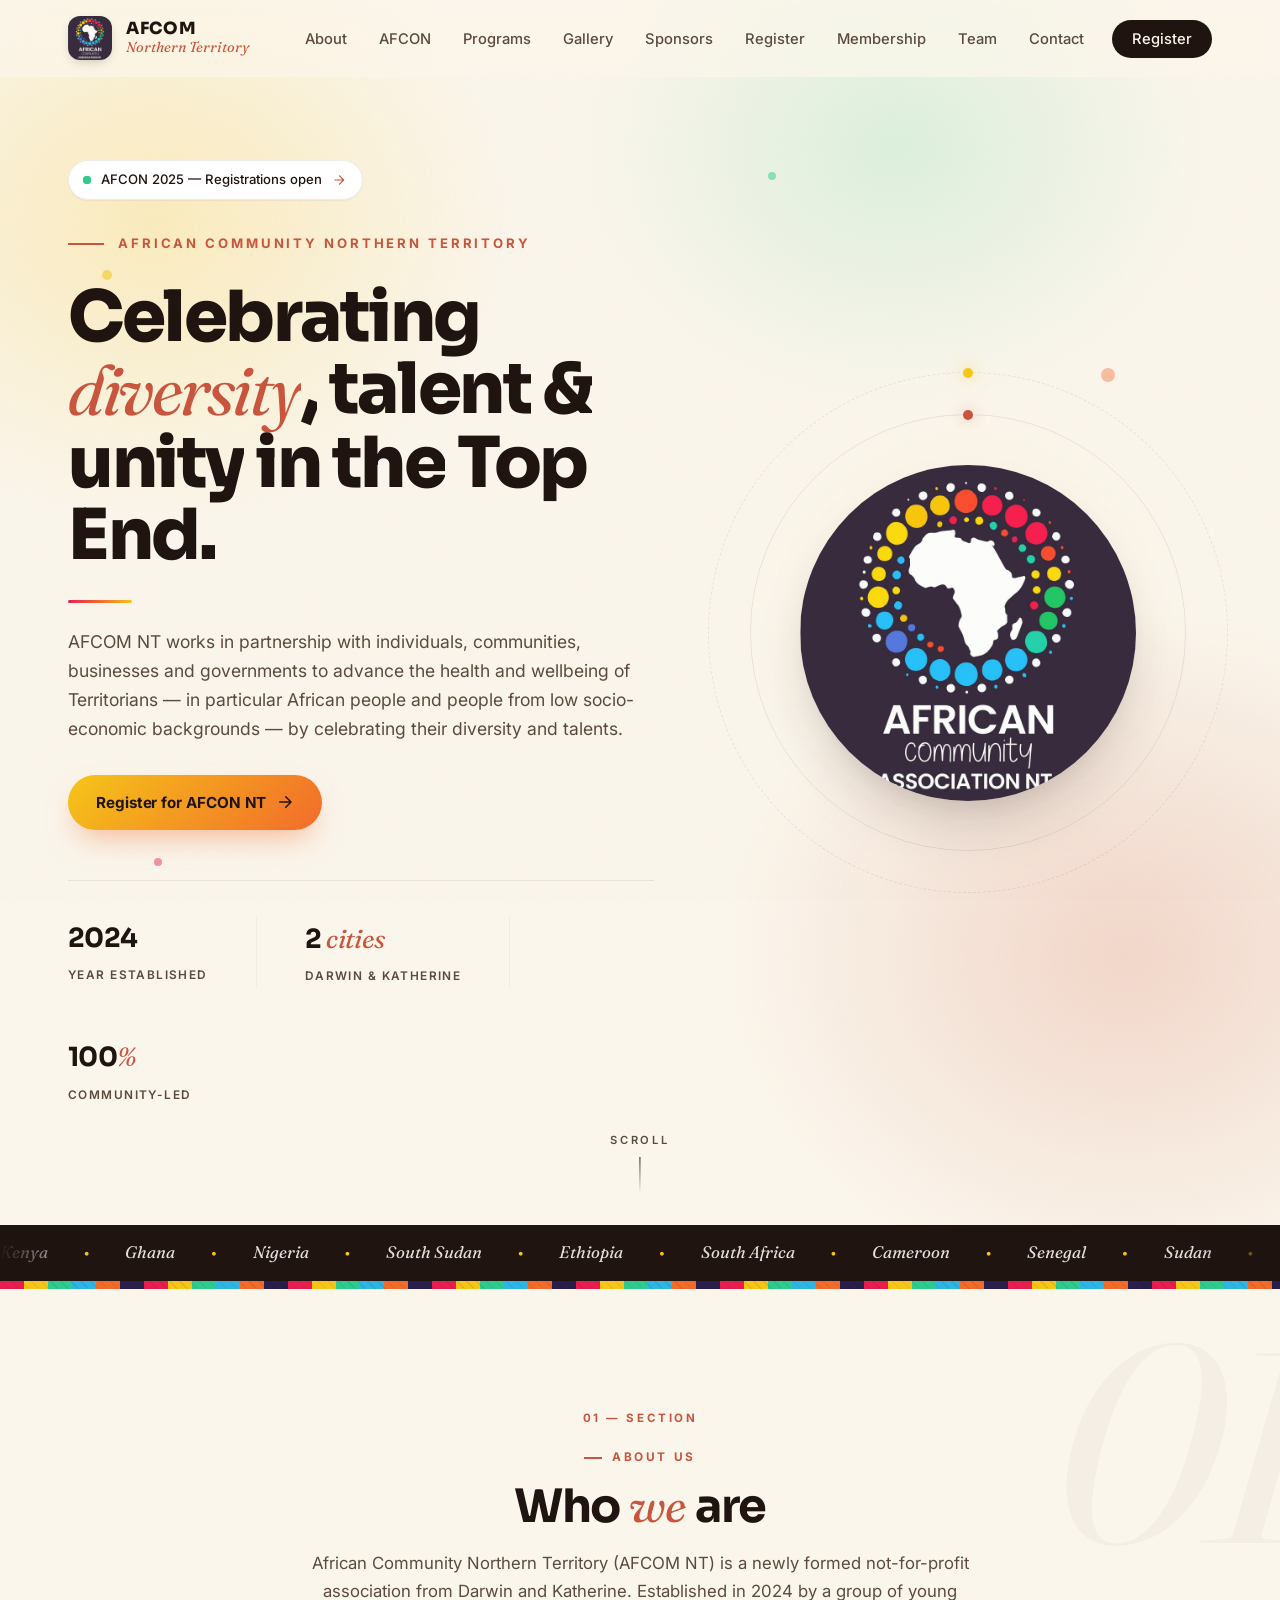
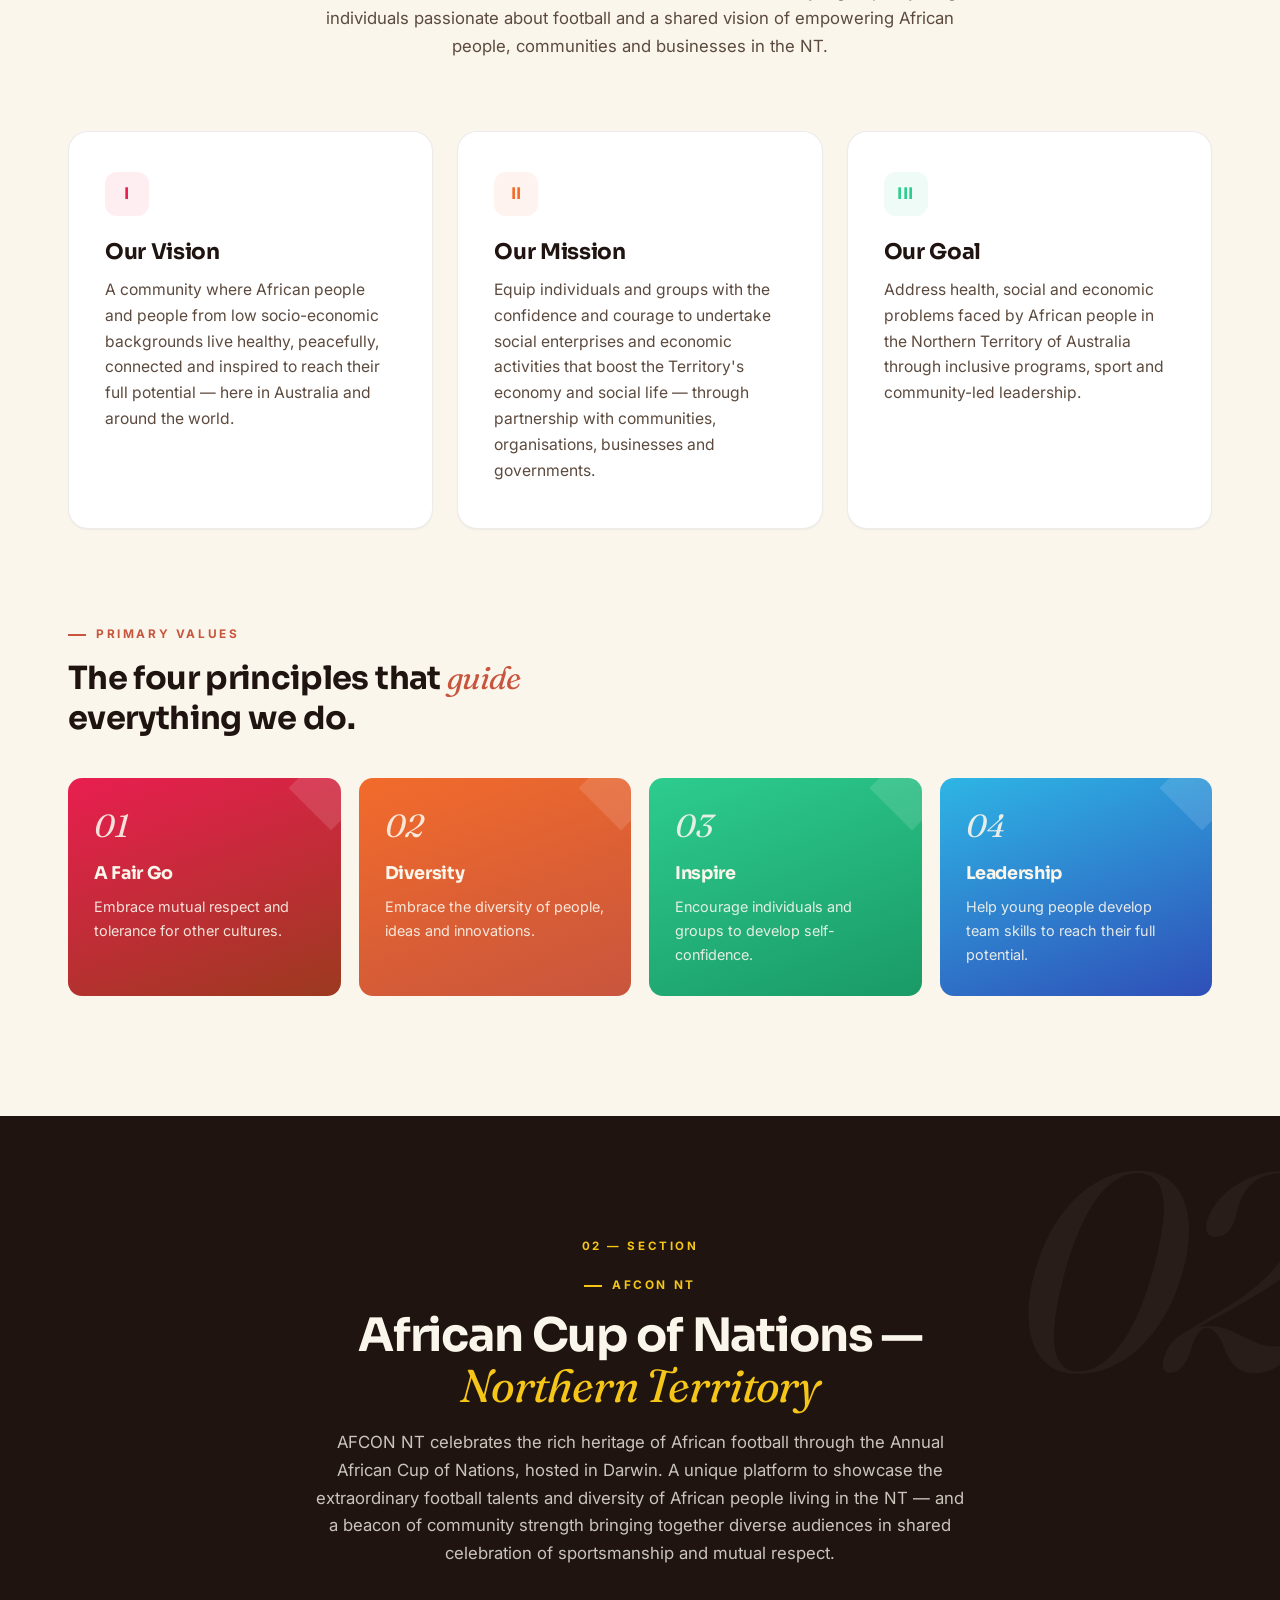
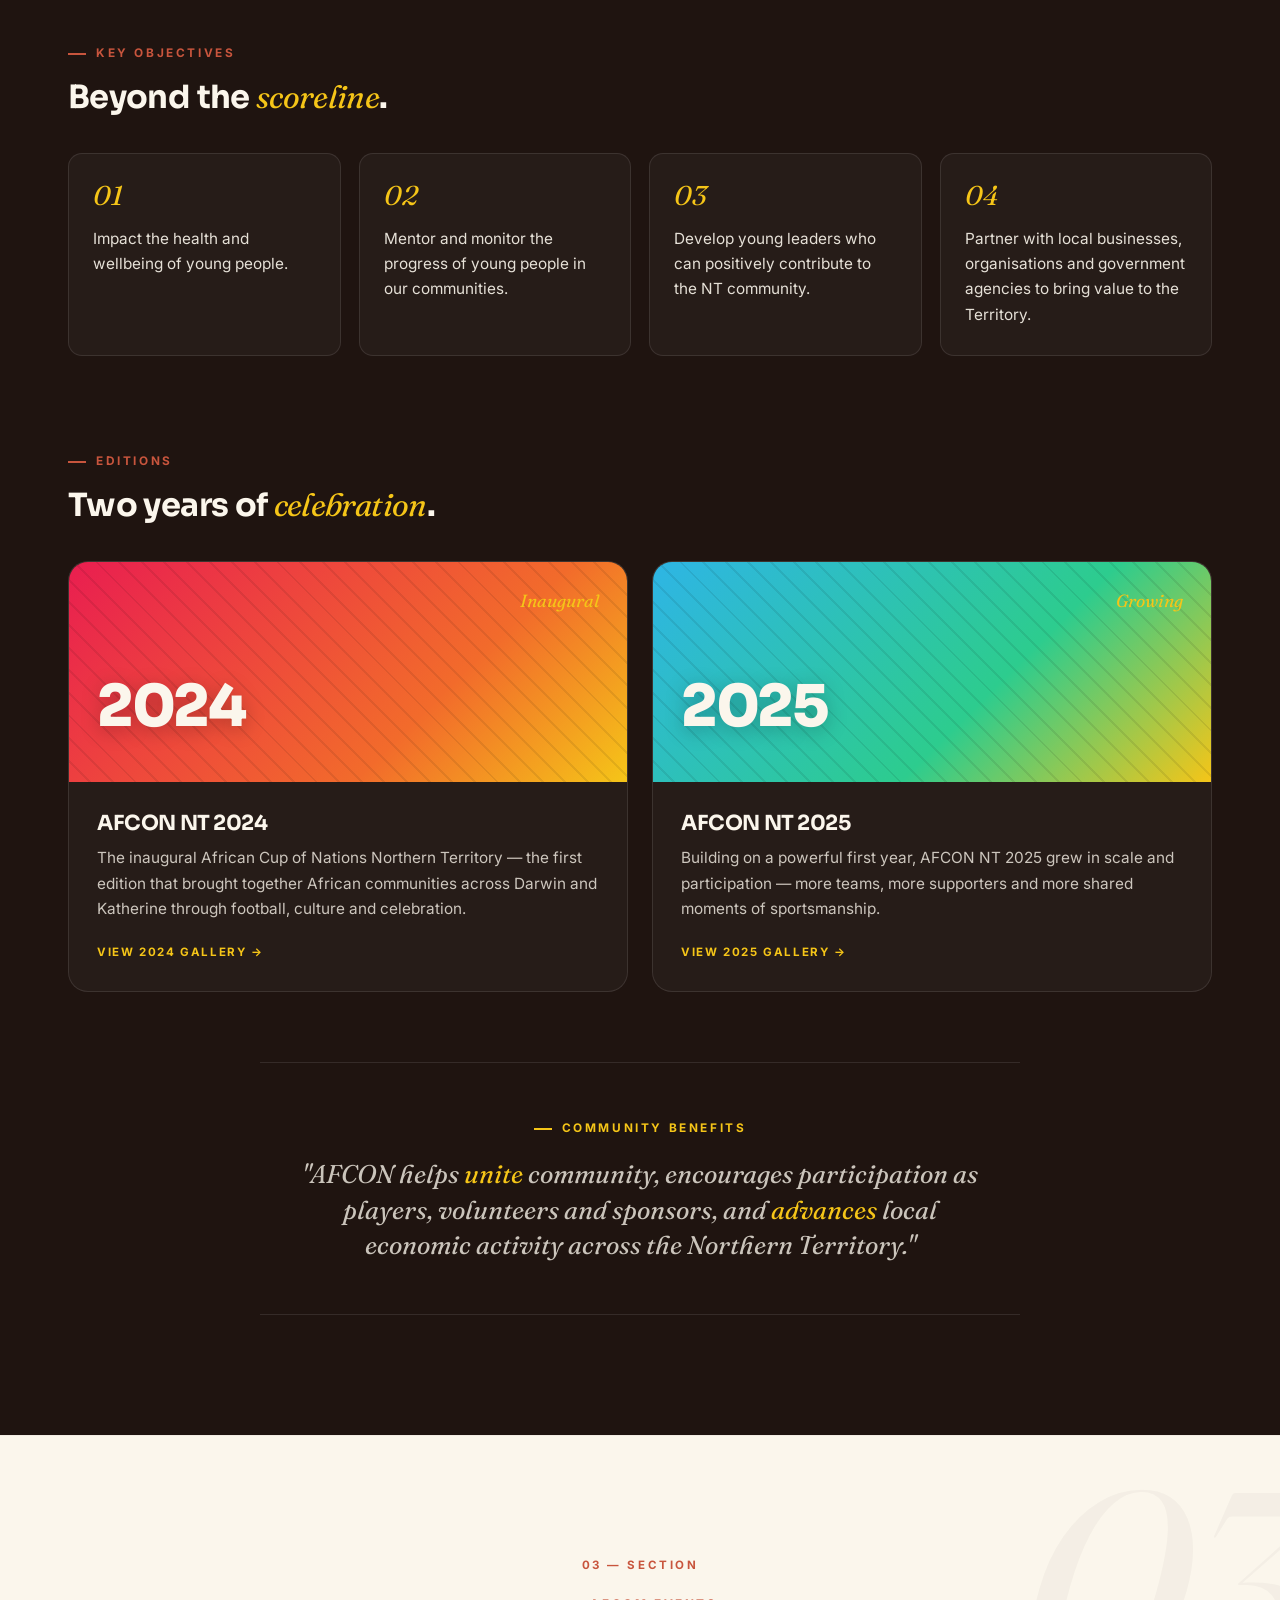
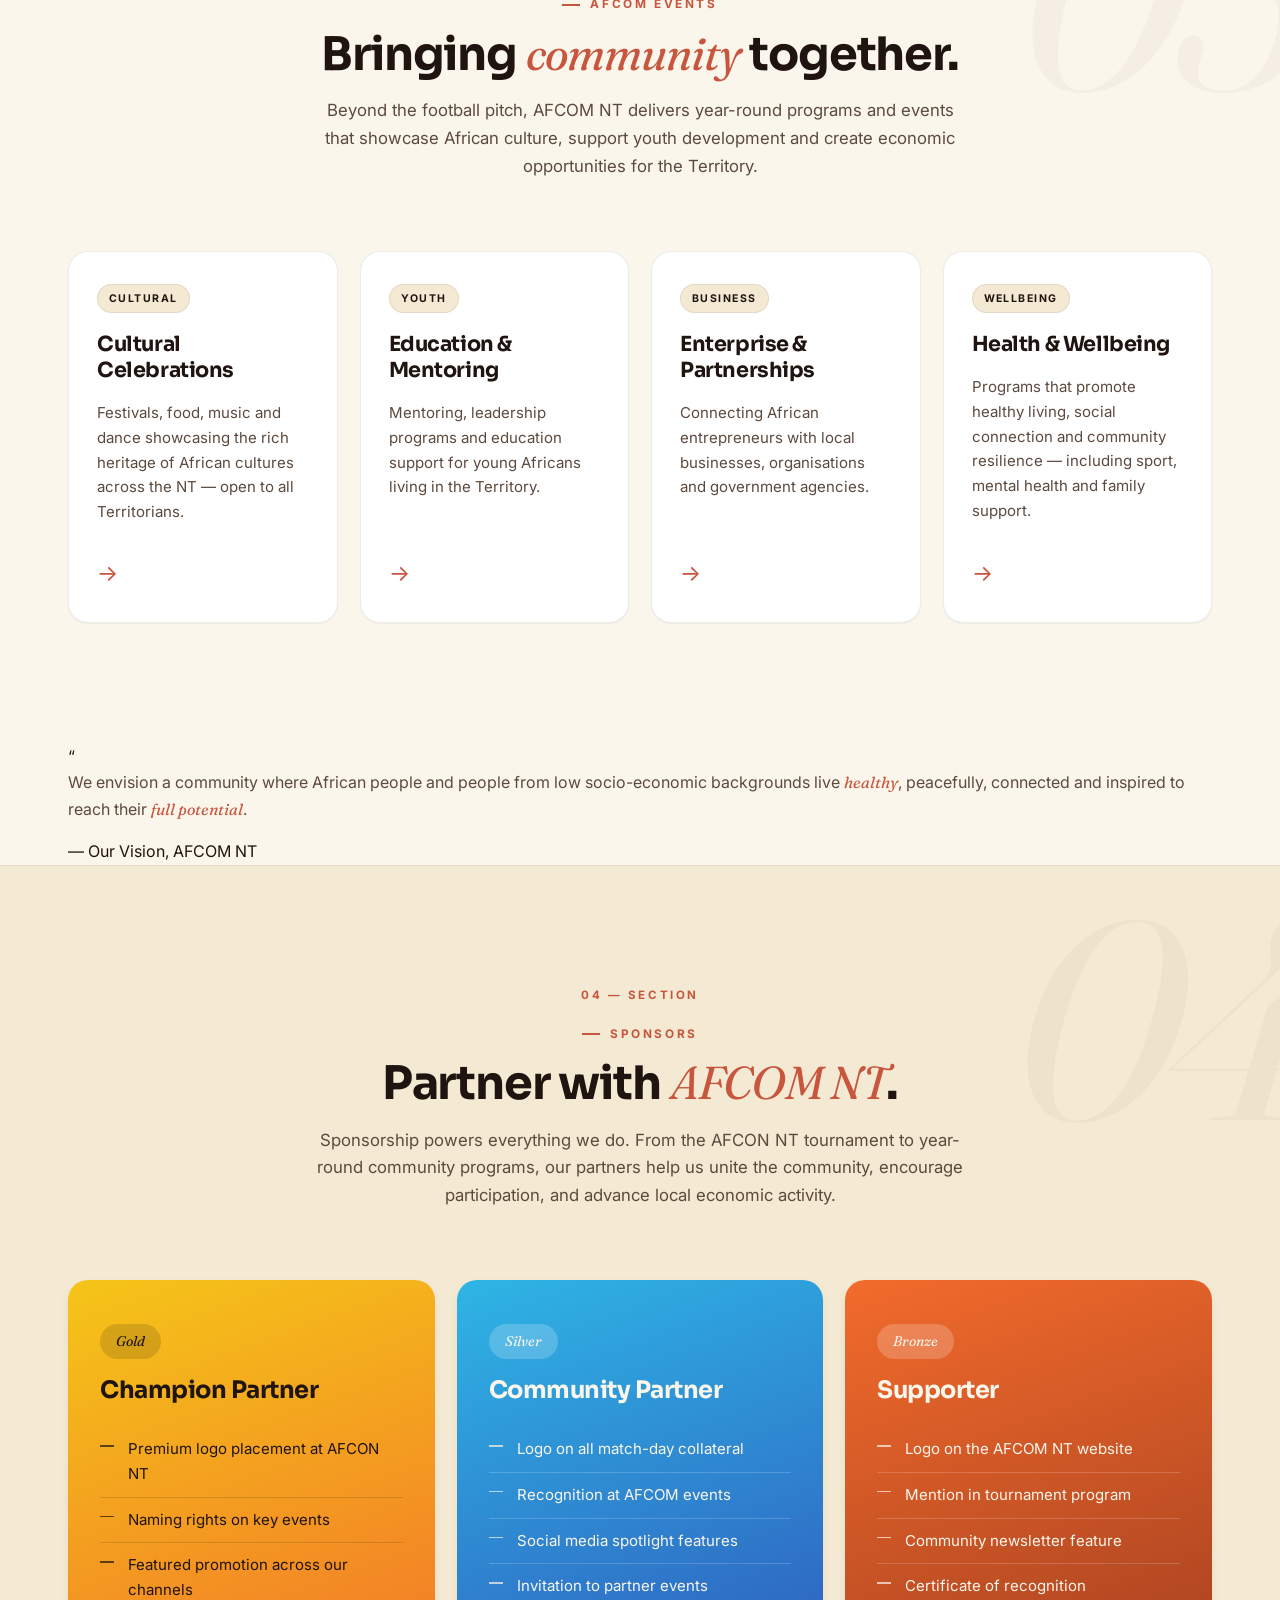
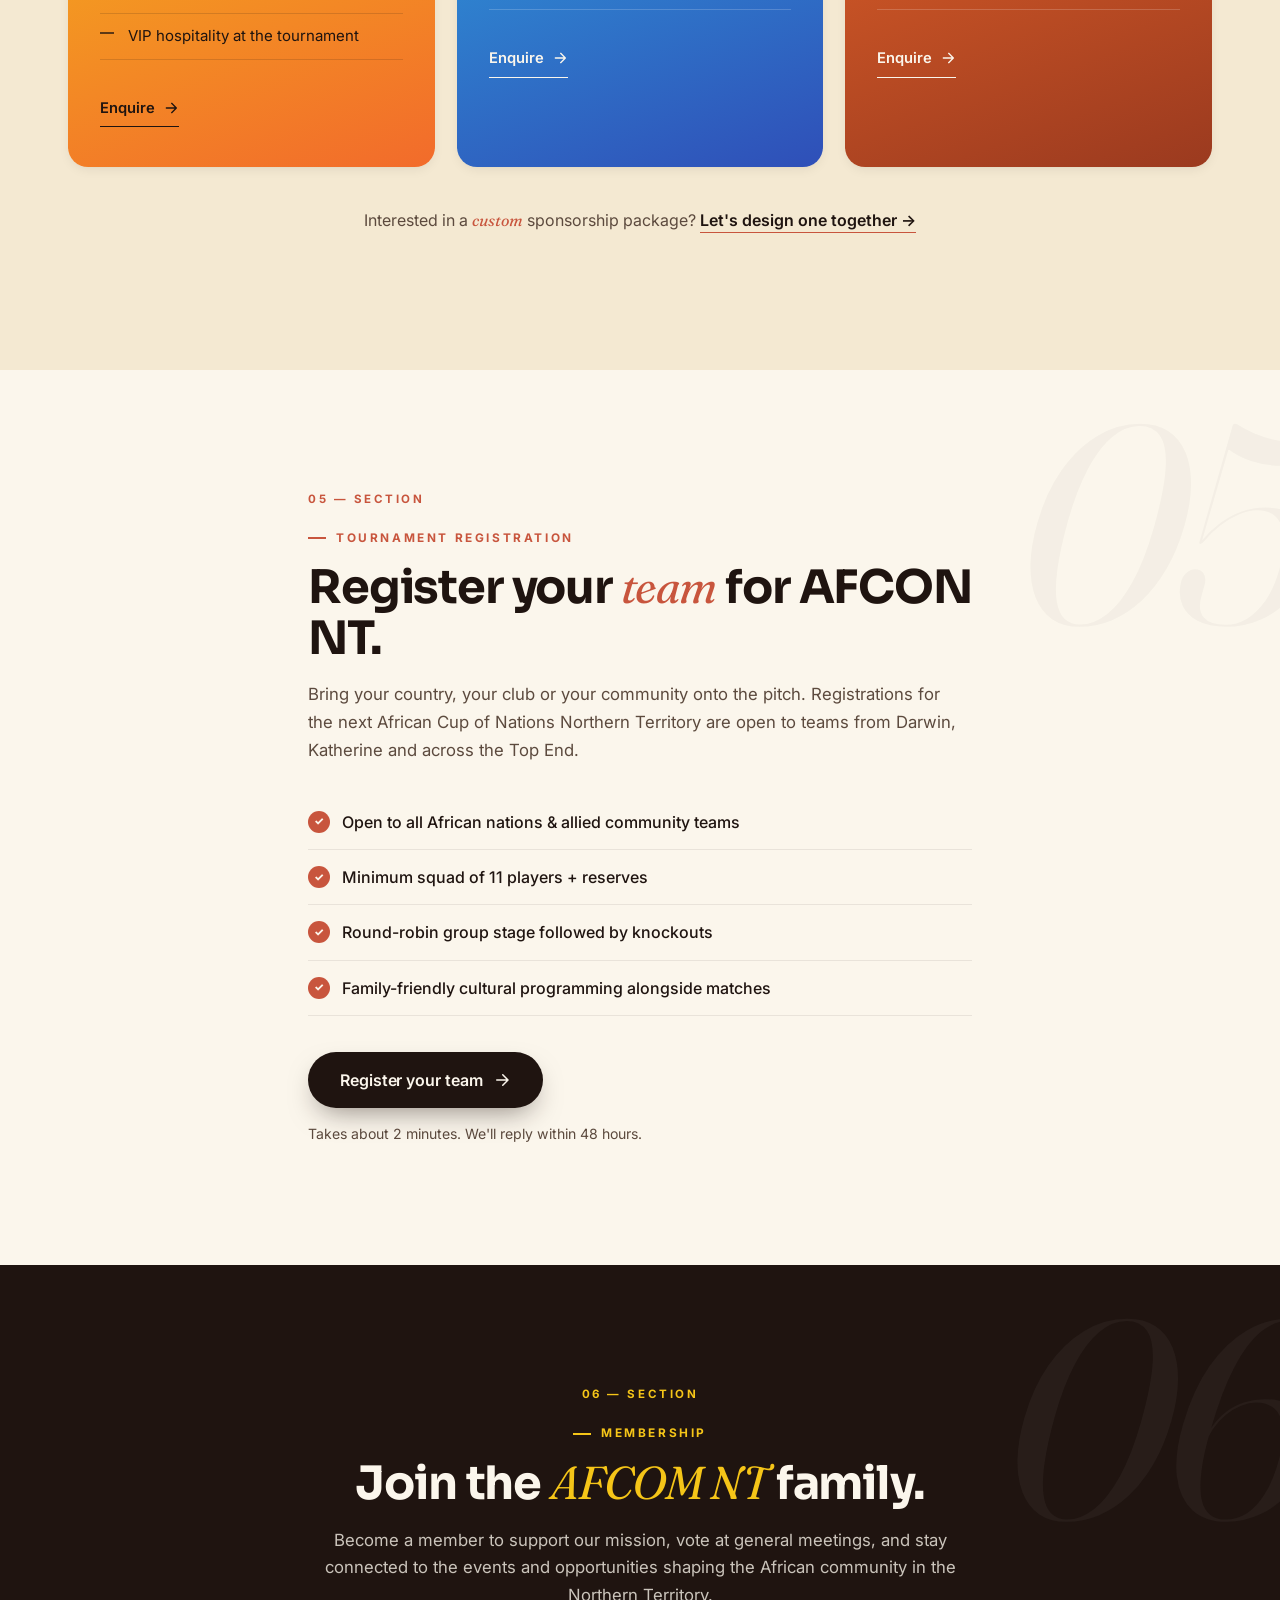
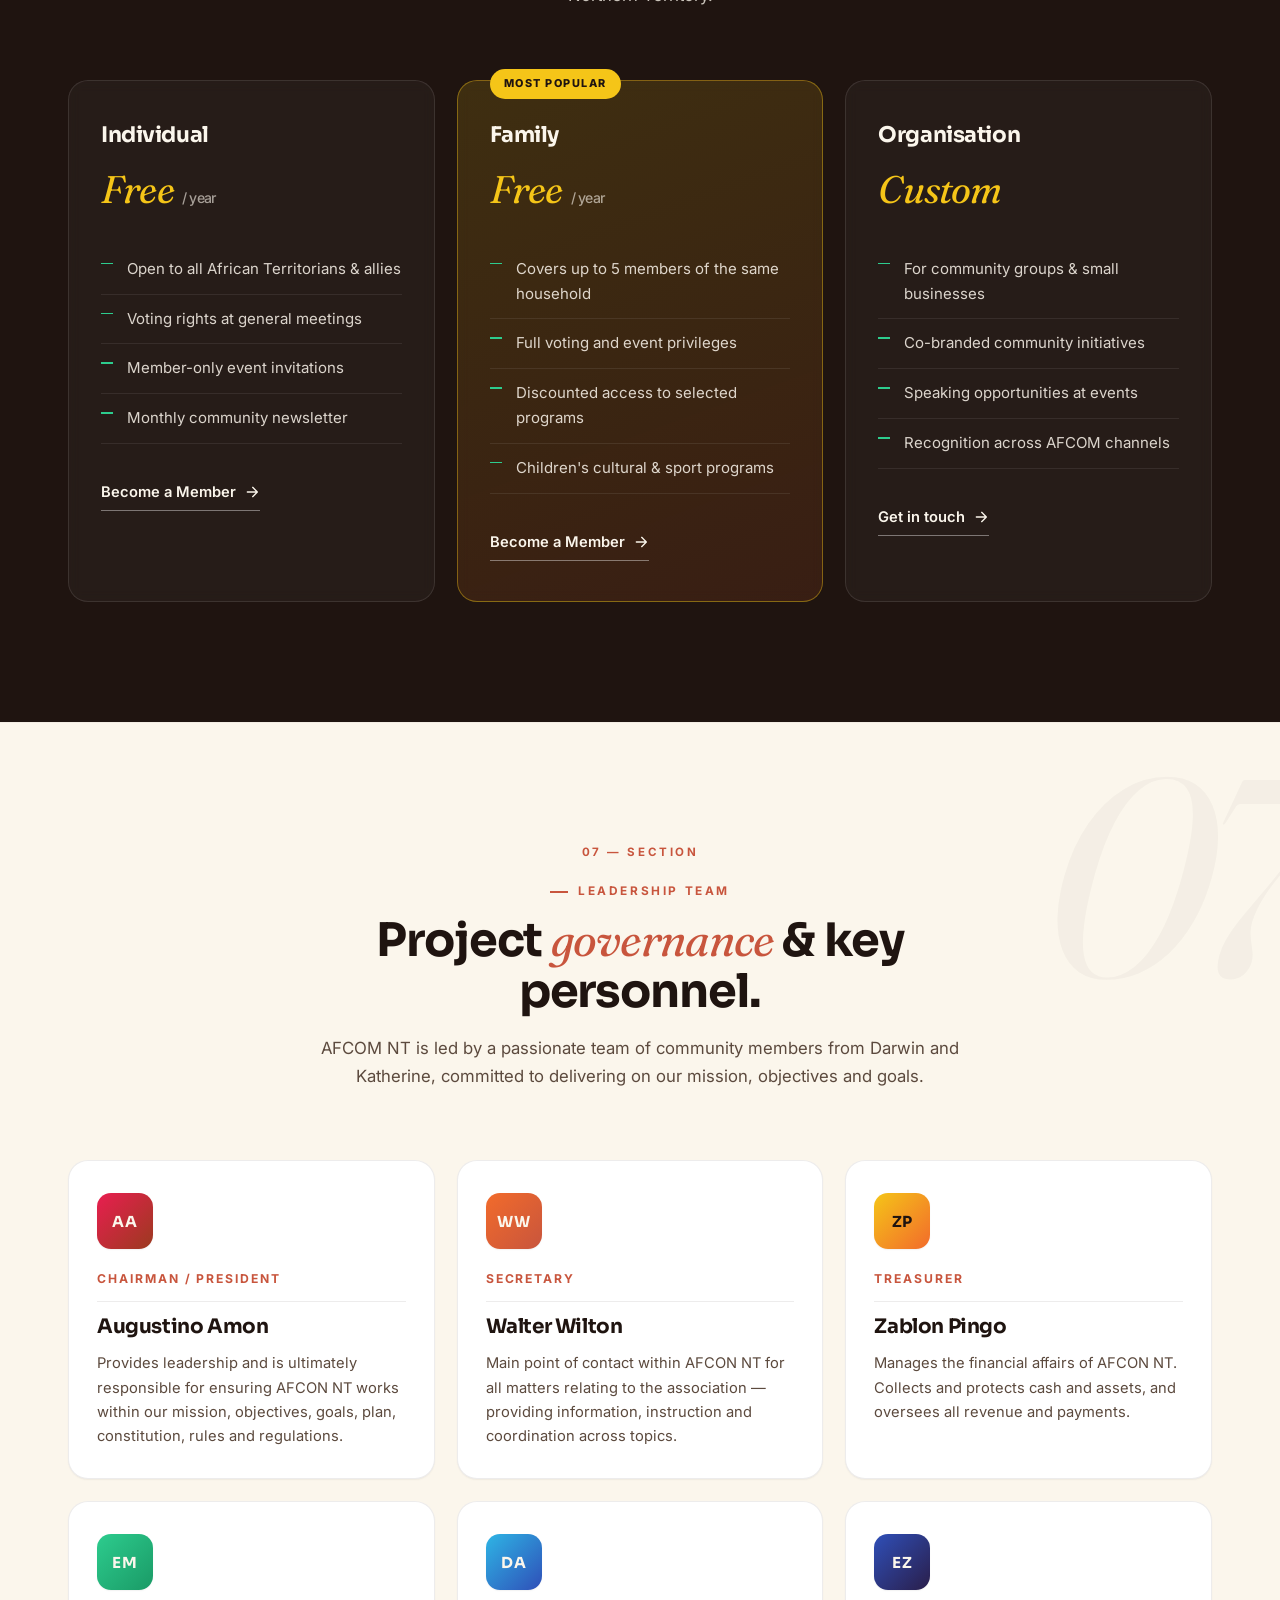
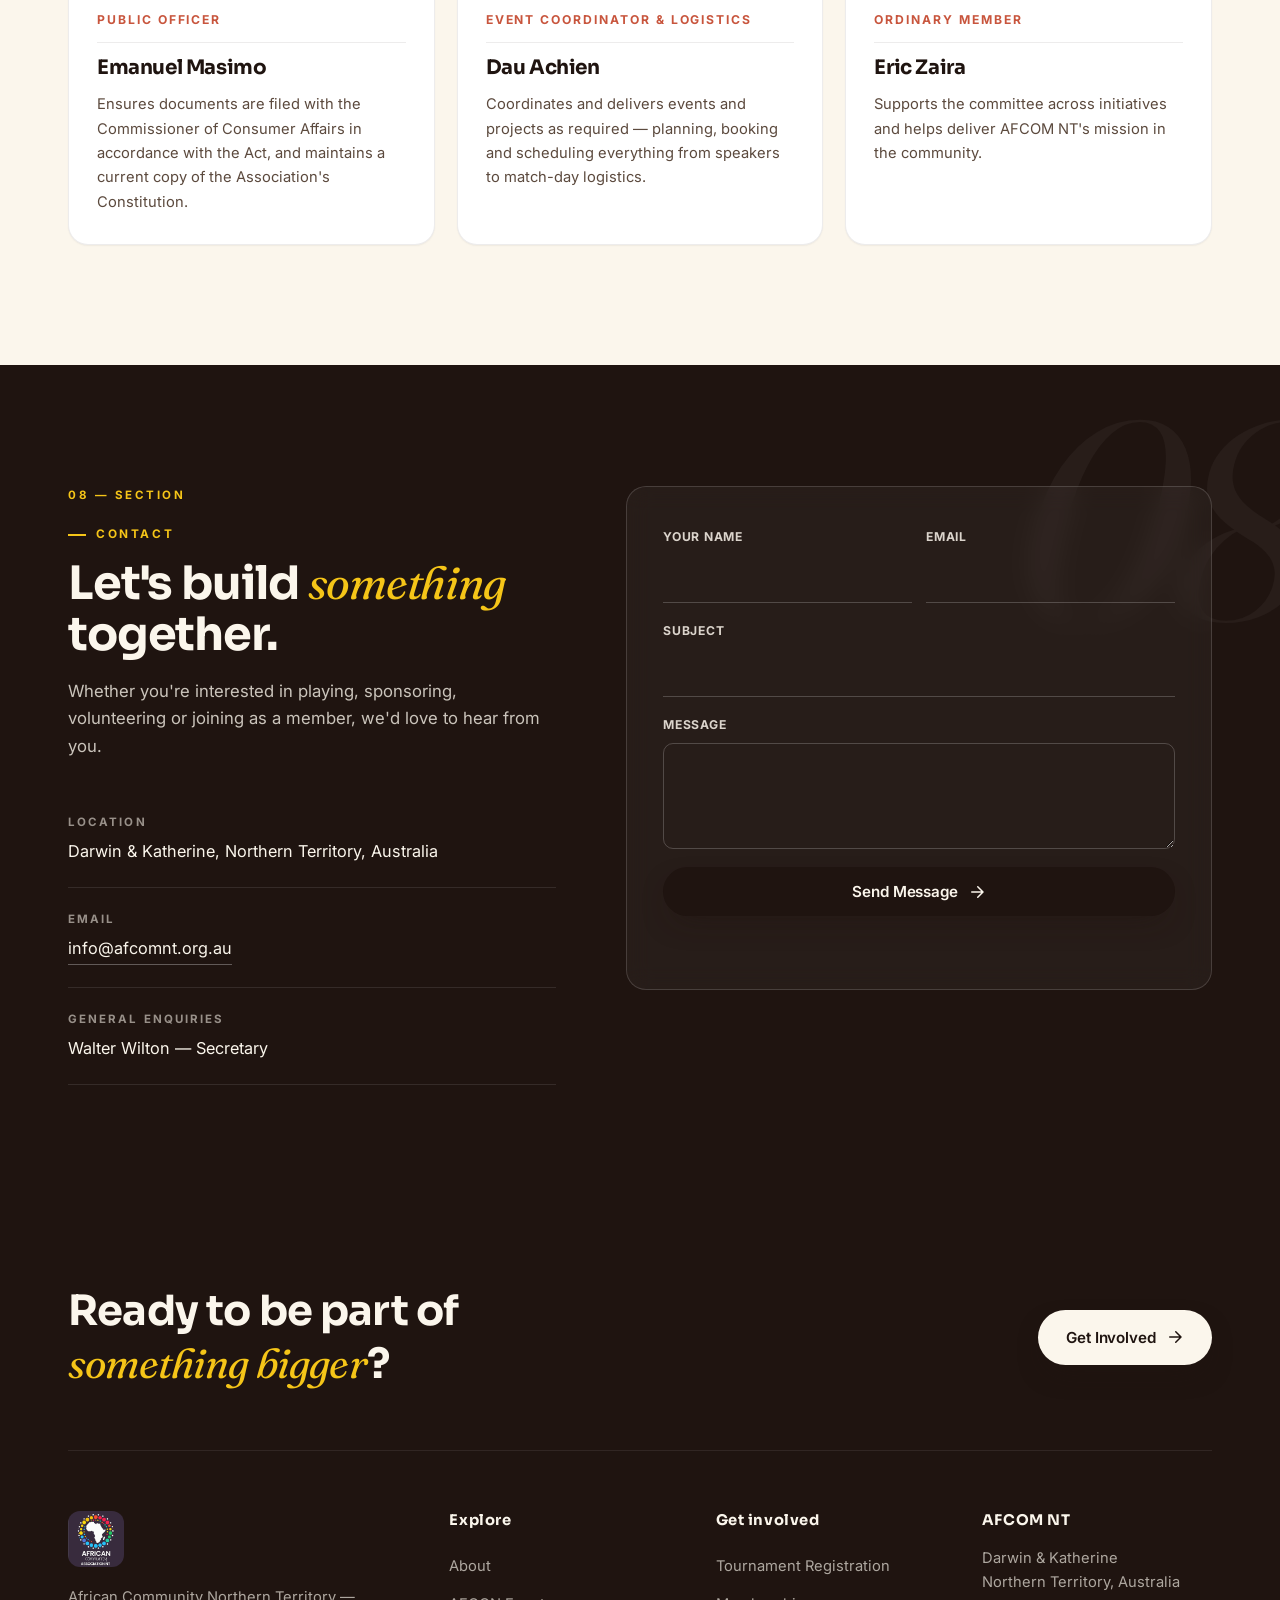
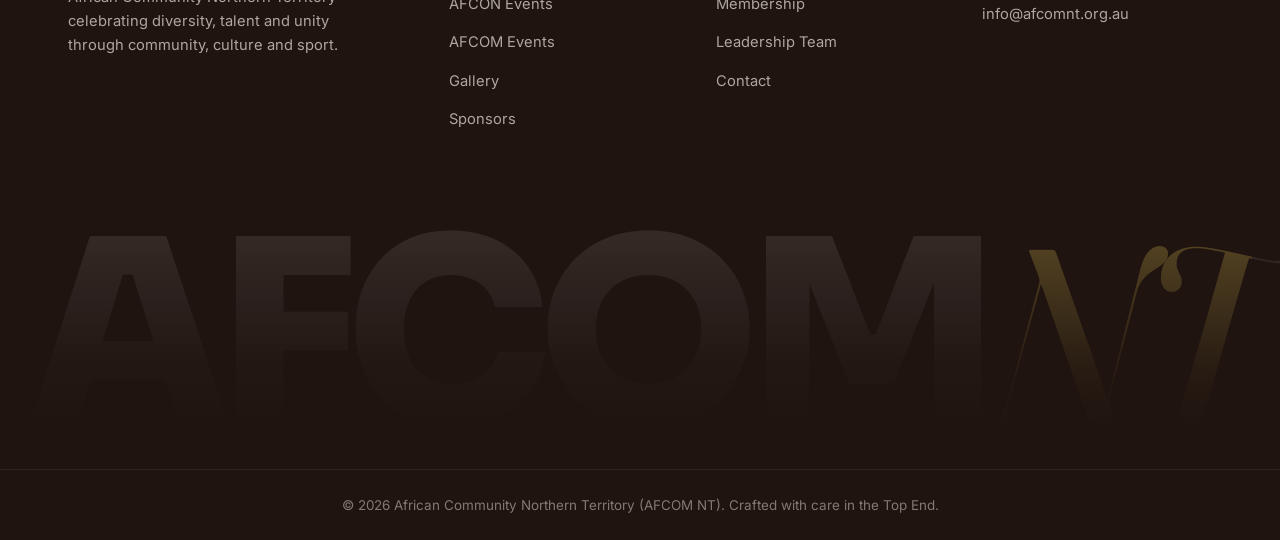
<file: website/index.html>
<!DOCTYPE html>
<html lang="en">
<head>
  <meta charset="UTF-8" />
  <meta name="viewport" content="width=device-width, initial-scale=1.0" />
  <meta name="description" content="African Community Northern Territory (AFCOM NT) — celebrating diversity, talent and unity through community programs and the Annual African Cup of Nations (AFCON NT) tournament in Darwin." />
  <title>AFCOM NT — African Community Northern Territory</title>
  <link rel="preconnect" href="https://fonts.googleapis.com" />
  <link rel="preconnect" href="https://fonts.gstatic.com" crossorigin />
  <link href="https://fonts.googleapis.com/css2?family=Caveat:wght@600&family=Fraunces:ital,opsz,wght@0,9..144,400;0,9..144,600;1,9..144,400;1,9..144,500&family=Inter:wght@400;500;600;700;800&family=Sora:wght@500;600;700;800&display=swap" rel="stylesheet" />
  <link rel="icon" type="image/jpeg" href="assets/logo.jpeg" />
  <link rel="stylesheet" href="styles.css" />
</head>
<body>

  <!-- Loader -->
  <div class="loader" id="loader" aria-hidden="true">
    <div class="loader-mark">
      <img src="assets/logo.jpeg" alt="" />
    </div>
  </div>

  <!-- Custom cursor (desktop only) -->
  <div class="cursor" id="cursor" aria-hidden="true"></div>
  <div class="cursor-dot" id="cursorDot" aria-hidden="true"></div>

  <!-- Scroll progress -->
  <div class="scroll-progress" id="scrollProgress" aria-hidden="true"></div>

  <!-- ============ NAVIGATION ============ -->
  <header class="site-header" id="siteHeader">
    <div class="container nav-wrap">
      <a href="#home" class="brand" aria-label="AFCOM NT home" data-cursor="hover">
        <img src="assets/logo.jpeg" alt="AFCOM NT logo" class="brand-logo" />
        <span class="brand-text">
          <span class="brand-line-1">AFCOM</span>
          <span class="brand-line-2">Northern Territory</span>
        </span>
      </a>

      <button class="nav-toggle" id="navToggle" aria-label="Open navigation" aria-expanded="false">
        <span></span><span></span><span></span>
      </button>

      <nav class="primary-nav" id="primaryNav" aria-label="Primary">
        <ul>
          <li><a href="#about" data-cursor="hover">About</a></li>
          <li><a href="#afcon" data-cursor="hover">AFCON</a></li>
          <li><a href="#afcom-events" data-cursor="hover">Programs</a></li>
          <li><a href="gallery.html" data-cursor="hover">Gallery</a></li>
          <li><a href="#sponsors" data-cursor="hover">Sponsors</a></li>
          <li><a href="#register" data-cursor="hover">Register</a></li>
          <li><a href="#membership" data-cursor="hover">Membership</a></li>
          <li><a href="#leadership" data-cursor="hover">Team</a></li>
          <li><a href="#contact" data-cursor="hover">Contact</a></li>
          <li><a href="#register" class="nav-cta" data-cursor="hover">Register</a></li>
        </ul>
      </nav>
    </div>
  </header>

  <!-- ============ HERO ============ -->
  <section class="hero" id="home">
    <div class="hero-bg" aria-hidden="true">
      <span class="dot d1" data-parallax="0.4"></span>
      <span class="dot d3" data-parallax="0.3"></span>
      <span class="dot d5" data-parallax="0.7"></span>
      <span class="dot d6" data-parallax="0.2"></span>
    </div>

    <div class="container hero-grid">
      <div class="hero-copy">
        <a href="#register" class="live-badge stagger" style="--d:0ms" data-cursor="hover">
          <span class="live-dot" aria-hidden="true"></span>
          <span>AFCON 2025 — Registrations open</span>
          <svg class="live-badge-arrow" viewBox="0 0 24 24" aria-hidden="true"><path d="M5 12h14M13 5l7 7-7 7" stroke="currentColor" stroke-width="2" fill="none" stroke-linecap="round" stroke-linejoin="round"/></svg>
        </a>
        <span class="eyebrow stagger" style="--d:80ms">
          <span class="eyebrow-line"></span>
          African Community Northern Territory
        </span>
        <h1 class="hero-h1">
          Celebrating <em class="serif">diversity</em>, talent &amp; unity in the Top End.
        </h1>
        <span class="hero-rule stagger" style="--d:520ms" aria-hidden="true"></span>
        <p class="lead stagger" style="--d:600ms">
          AFCOM NT works in partnership with individuals, communities, businesses and
          governments to advance the health and wellbeing of Territorians — in particular
          African people and people from low socio-economic backgrounds — by celebrating
          their diversity and talents.
        </p>
        <div class="hero-cta stagger" style="--d:720ms">
          <a href="#register" class="btn btn-gold btn-magnetic" data-cursor="hover">
            <span>Register for AFCON NT</span>
            <svg class="btn-arrow" viewBox="0 0 24 24" aria-hidden="true"><path d="M5 12h14M13 5l7 7-7 7" stroke="currentColor" stroke-width="2" fill="none" stroke-linecap="round" stroke-linejoin="round"/></svg>
          </a>
        </div>
        <ul class="hero-stats stagger" style="--d:860ms">
          <li>
            <span class="stat-num" data-count="2024" data-from="2018">2024</span>
            <span class="stat-label">Year established</span>
          </li>
          <li>
            <span class="stat-num"><span class="counter" data-count="2" data-from="0">2</span> <em class="serif">cities</em></span>
            <span class="stat-label">Darwin &amp; Katherine</span>
          </li>
          <li>
            <span class="stat-num"><span class="counter" data-count="100" data-from="0">100</span><em class="serif">%</em></span>
            <span class="stat-label">Community-led</span>
          </li>
        </ul>
      </div>

      <div class="hero-visual stagger" style="--d:300ms">
        <div class="logo-stage">
          <div class="logo-orbit"></div>
          <div class="logo-orbit logo-orbit-2"></div>
          <div class="logo-glow"></div>
          <img src="assets/logo.jpeg" alt="AFCOM NT logo featuring a map of Africa surrounded by colourful dots" class="logo-img" />
        </div>
      </div>
    </div>

    <a href="#about" class="scroll-cue" aria-label="Scroll to content" data-cursor="hover">
      <span class="scroll-cue-label">Scroll</span>
      <span class="scroll-cue-line"></span>
    </a>
  </section>

  <!-- ============ MARQUEE ============ -->
  <div class="marquee" aria-hidden="true">
    <div class="marquee-track">
      <span class="marquee-item">Kenya <i>●</i></span>
      <span class="marquee-item">Ghana <i>●</i></span>
      <span class="marquee-item">Nigeria <i>●</i></span>
      <span class="marquee-item">South Sudan <i>●</i></span>
      <span class="marquee-item">Ethiopia <i>●</i></span>
      <span class="marquee-item">South Africa <i>●</i></span>
      <span class="marquee-item">Cameroon <i>●</i></span>
      <span class="marquee-item">Senegal <i>●</i></span>
      <span class="marquee-item">Sudan <i>●</i></span>
      <span class="marquee-item">Zimbabwe <i>●</i></span>
      <span class="marquee-item">Côte d'Ivoire <i>●</i></span>
      <span class="marquee-item">Morocco <i>●</i></span>
      <span class="marquee-item">Egypt <i>●</i></span>
      <span class="marquee-item">Tunisia <i>●</i></span>
      <span class="marquee-item">Uganda <i>●</i></span>
      <!-- duplicate for seamless loop -->
      <span class="marquee-item">Kenya <i>●</i></span>
      <span class="marquee-item">Ghana <i>●</i></span>
      <span class="marquee-item">Nigeria <i>●</i></span>
      <span class="marquee-item">South Sudan <i>●</i></span>
      <span class="marquee-item">Ethiopia <i>●</i></span>
      <span class="marquee-item">South Africa <i>●</i></span>
      <span class="marquee-item">Cameroon <i>●</i></span>
      <span class="marquee-item">Senegal <i>●</i></span>
      <span class="marquee-item">Sudan <i>●</i></span>
      <span class="marquee-item">Zimbabwe <i>●</i></span>
      <span class="marquee-item">Côte d'Ivoire <i>●</i></span>
      <span class="marquee-item">Morocco <i>●</i></span>
      <span class="marquee-item">Egypt <i>●</i></span>
      <span class="marquee-item">Tunisia <i>●</i></span>
      <span class="marquee-item">Uganda <i>●</i></span>
    </div>
  </div>
  <div class="kente-ribbon" aria-hidden="true"></div>

  <!-- ============ ABOUT ============ -->
  <section class="section" id="about" data-watermark="01">
    <div class="container">
      <header class="section-head" data-num="01">
        <span class="kicker">About Us</span>
        <h2>Who <em class="serif">we</em> are</h2>
        <p>
          African Community Northern Territory (AFCOM NT) is a newly formed not-for-profit
          association from Darwin and Katherine. Established in 2024 by a group of young
          individuals passionate about football and a shared vision of empowering African
          people, communities and businesses in the NT.
        </p>
      </header>

      <div class="vmv-grid">
        <article class="vmv-card vmv-vision" data-cursor="hover">
          <span class="vmv-roman">I</span>
          <h3>Our Vision</h3>
          <p>
            A community where African people and people from low socio-economic backgrounds
            live healthy, peacefully, connected and inspired to reach their full potential —
            here in Australia and around the world.
          </p>
          <span class="vmv-line"></span>
        </article>

        <article class="vmv-card vmv-mission" data-cursor="hover">
          <span class="vmv-roman">II</span>
          <h3>Our Mission</h3>
          <p>
            Equip individuals and groups with the confidence and courage to undertake
            social enterprises and economic activities that boost the Territory's economy
            and social life — through partnership with communities, organisations,
            businesses and governments.
          </p>
          <span class="vmv-line"></span>
        </article>

        <article class="vmv-card vmv-goal" data-cursor="hover">
          <span class="vmv-roman">III</span>
          <h3>Our Goal</h3>
          <p>
            Address health, social and economic problems faced by African people in the
            Northern Territory of Australia through inclusive programs, sport and
            community-led leadership.
          </p>
          <span class="vmv-line"></span>
        </article>
      </div>

      <div class="values">
        <div class="values-head">
          <span class="kicker">Primary Values</span>
          <h3>The four principles that <em class="serif">guide</em> everything we do.</h3>
        </div>
        <div class="values-grid">
          <div class="value-card v-red" data-cursor="hover">
            <span class="value-num">01</span>
            <h4>A Fair Go</h4>
            <p>Embrace mutual respect and tolerance for other cultures.</p>
          </div>
          <div class="value-card v-orange" data-cursor="hover">
            <span class="value-num">02</span>
            <h4>Diversity</h4>
            <p>Embrace the diversity of people, ideas and innovations.</p>
          </div>
          <div class="value-card v-green" data-cursor="hover">
            <span class="value-num">03</span>
            <h4>Inspire</h4>
            <p>Encourage individuals and groups to develop self-confidence.</p>
          </div>
          <div class="value-card v-blue" data-cursor="hover">
            <span class="value-num">04</span>
            <h4>Leadership</h4>
            <p>Help young people develop team skills to reach their full potential.</p>
          </div>
        </div>
      </div>
    </div>
  </section>

  <!-- ============ AFCON ============ -->
  <section class="section section-dark" id="afcon" data-watermark="02">
    <div class="container">
      <header class="section-head section-head-light" data-num="02">
        <span class="kicker">AFCON NT</span>
        <h2>African Cup of Nations — <em class="serif">Northern Territory</em></h2>
        <p>
          AFCON NT celebrates the rich heritage of African football through the Annual
          African Cup of Nations, hosted in Darwin. A unique platform to showcase the
          extraordinary football talents and diversity of African people living in the NT —
          and a beacon of community strength bringing together diverse audiences in shared
          celebration of sportsmanship and mutual respect.
        </p>
      </header>

      <div class="obj-block">
        <div class="obj-block-head">
          <span class="kicker">Key Objectives</span>
          <h3>Beyond the <em class="serif">scoreline</em>.</h3>
        </div>
        <div class="obj-grid">
          <div class="obj-card" data-cursor="hover">
            <span class="obj-num">01</span>
            <p>Impact the health and wellbeing of young people.</p>
          </div>
          <div class="obj-card" data-cursor="hover">
            <span class="obj-num">02</span>
            <p>Mentor and monitor the progress of young people in our communities.</p>
          </div>
          <div class="obj-card" data-cursor="hover">
            <span class="obj-num">03</span>
            <p>Develop young leaders who can positively contribute to the NT community.</p>
          </div>
          <div class="obj-card" data-cursor="hover">
            <span class="obj-num">04</span>
            <p>Partner with local businesses, organisations and government agencies to bring value to the Territory.</p>
          </div>
        </div>
      </div>

      <div class="events-block">
        <div class="obj-block-head">
          <span class="kicker">Editions</span>
          <h3>Two years of <em class="serif">celebration</em>.</h3>
        </div>
        <div class="events-grid">
          <article class="event-card event-card-2024" data-cursor="hover">
            <div class="event-media event-2024" role="img" aria-label="AFCON NT 2024 tournament">
              <span class="event-year">2024</span>
              <span class="event-corner"><em class="serif">Inaugural</em></span>
            </div>
            <div class="event-body">
              <h4>AFCON NT 2024</h4>
              <p>The inaugural African Cup of Nations Northern Territory — the first edition that brought together African communities across Darwin and Katherine through football, culture and celebration.</p>
              <a class="event-tag event-tag-link" href="gallery.html#gallery-2024">View 2024 gallery →</a>
            </div>
          </article>
          <article class="event-card event-card-2025" data-cursor="hover">
            <div class="event-media event-2025" role="img" aria-label="AFCON NT 2025 tournament">
              <span class="event-year">2025</span>
              <span class="event-corner"><em class="serif">Growing</em></span>
            </div>
            <div class="event-body">
              <h4>AFCON NT 2025</h4>
              <p>Building on a powerful first year, AFCON NT 2025 grew in scale and participation — more teams, more supporters and more shared moments of sportsmanship.</p>
              <a class="event-tag event-tag-link" href="gallery.html#gallery-2025">View 2025 gallery →</a>
            </div>
          </article>
        </div>
      </div>

      <div class="benefits">
        <span class="kicker">Community Benefits</span>
        <p class="benefits-quote">
          "AFCON helps <em class="serif">unite</em> community, encourages participation as players, volunteers and sponsors, and <em class="serif">advances</em> local economic activity across the Northern Territory."
        </p>
      </div>
    </div>
  </section>

  <!-- ============ AFCOM EVENTS ============ -->
  <section class="section" id="afcom-events" data-watermark="03">
    <div class="container">
      <header class="section-head" data-num="03">
        <span class="kicker">AFCOM Events</span>
        <h2>Bringing <em class="serif">community</em> together.</h2>
        <p>
          Beyond the football pitch, AFCOM NT delivers year-round programs and events
          that showcase African culture, support youth development and create economic
          opportunities for the Territory.
        </p>
      </header>

      <div class="afcom-grid">
        <article class="afcom-card afcom-large" data-cursor="hover">
          <span class="afcom-tag">Cultural</span>
          <h3>Cultural Celebrations</h3>
          <p>Festivals, food, music and dance showcasing the rich heritage of African cultures across the NT — open to all Territorians.</p>
          <span class="afcom-arrow">→</span>
        </article>
        <article class="afcom-card" data-cursor="hover">
          <span class="afcom-tag">Youth</span>
          <h3>Education &amp; Mentoring</h3>
          <p>Mentoring, leadership programs and education support for young Africans living in the Territory.</p>
          <span class="afcom-arrow">→</span>
        </article>
        <article class="afcom-card" data-cursor="hover">
          <span class="afcom-tag">Business</span>
          <h3>Enterprise &amp; Partnerships</h3>
          <p>Connecting African entrepreneurs with local businesses, organisations and government agencies.</p>
          <span class="afcom-arrow">→</span>
        </article>
        <article class="afcom-card afcom-large" data-cursor="hover">
          <span class="afcom-tag">Wellbeing</span>
          <h3>Health &amp; Wellbeing</h3>
          <p>Programs that promote healthy living, social connection and community resilience — including sport, mental health and family support.</p>
          <span class="afcom-arrow">→</span>
        </article>
      </div>
    </div>
  </section>

  <!-- ============ PULL QUOTE ============ -->
  <section class="pull-quote-section" aria-label="Vision statement">
    <div class="container">
      <span class="quote-mark" aria-hidden="true">&ldquo;</span>
      <p class="quote-text">
        We envision a community where African people and people from low socio-economic backgrounds live <em class="serif">healthy</em>, peacefully, connected and inspired to reach their <em class="serif">full potential</em>.
      </p>
      <span class="quote-attr">— Our Vision, AFCOM NT</span>
    </div>
  </section>

  <!-- ============ SPONSORS ============ -->
  <section class="section section-tinted" id="sponsors" data-watermark="04">
    <div class="container">
      <header class="section-head" data-num="04">
        <span class="kicker">Sponsors</span>
        <h2>Partner with <em class="serif">AFCOM NT</em>.</h2>
        <p>
          Sponsorship powers everything we do. From the AFCON NT tournament to
          year-round community programs, our partners help us unite the community,
          encourage participation, and advance local economic activity.
        </p>
      </header>

      <div class="tier-grid">
        <article class="tier-card tier-gold" data-cursor="hover">
          <span class="tier-badge">Gold</span>
          <h3>Champion Partner</h3>
          <ul>
            <li>Premium logo placement at AFCON NT</li>
            <li>Naming rights on key events</li>
            <li>Featured promotion across our channels</li>
            <li>VIP hospitality at the tournament</li>
          </ul>
          <a href="#contact" class="btn-text" data-cursor="hover">
            <span>Enquire</span>
            <svg viewBox="0 0 24 24" aria-hidden="true"><path d="M5 12h14M13 5l7 7-7 7" stroke="currentColor" stroke-width="2" fill="none" stroke-linecap="round" stroke-linejoin="round"/></svg>
          </a>
        </article>
        <article class="tier-card tier-silver" data-cursor="hover">
          <span class="tier-badge">Silver</span>
          <h3>Community Partner</h3>
          <ul>
            <li>Logo on all match-day collateral</li>
            <li>Recognition at AFCOM events</li>
            <li>Social media spotlight features</li>
            <li>Invitation to partner events</li>
          </ul>
          <a href="#contact" class="btn-text" data-cursor="hover">
            <span>Enquire</span>
            <svg viewBox="0 0 24 24" aria-hidden="true"><path d="M5 12h14M13 5l7 7-7 7" stroke="currentColor" stroke-width="2" fill="none" stroke-linecap="round" stroke-linejoin="round"/></svg>
          </a>
        </article>
        <article class="tier-card tier-bronze" data-cursor="hover">
          <span class="tier-badge">Bronze</span>
          <h3>Supporter</h3>
          <ul>
            <li>Logo on the AFCOM NT website</li>
            <li>Mention in tournament program</li>
            <li>Community newsletter feature</li>
            <li>Certificate of recognition</li>
          </ul>
          <a href="#contact" class="btn-text" data-cursor="hover">
            <span>Enquire</span>
            <svg viewBox="0 0 24 24" aria-hidden="true"><path d="M5 12h14M13 5l7 7-7 7" stroke="currentColor" stroke-width="2" fill="none" stroke-linecap="round" stroke-linejoin="round"/></svg>
          </a>
        </article>
      </div>

      <p class="sponsor-note">
        Interested in a <em class="serif">custom</em> sponsorship package?
        <a href="#contact" data-cursor="hover">Let's design one together →</a>
      </p>
    </div>
  </section>

  <!-- ============ REGISTRATION ============ -->
  <section class="section" id="register" data-watermark="05">
    <div class="container reg-wrap reg-wrap-centered">
      <div class="reg-copy">
        <header class="section-head section-head-left" data-num="05">
          <span class="kicker">Tournament Registration</span>
          <h2>Register your <em class="serif">team</em> for AFCON NT.</h2>
          <p>
            Bring your country, your club or your community onto the pitch. Registrations
            for the next African Cup of Nations Northern Territory are open to teams from
            Darwin, Katherine and across the Top End.
          </p>
        </header>
        <ul class="reg-points">
          <li><span class="check">✓</span> Open to all African nations &amp; allied community teams</li>
          <li><span class="check">✓</span> Minimum squad of 11 players + reserves</li>
          <li><span class="check">✓</span> Round-robin group stage followed by knockouts</li>
          <li><span class="check">✓</span> Family-friendly cultural programming alongside matches</li>
        </ul>
        <div class="reg-cta">
          <button type="button" class="btn btn-primary" data-open-modal="regModal">
            <span>Register your team</span>
            <svg class="btn-arrow" viewBox="0 0 24 24" aria-hidden="true"><path d="M5 12h14M13 5l7 7-7 7" stroke="currentColor" stroke-width="2" fill="none" stroke-linecap="round" stroke-linejoin="round"/></svg>
          </button>
          <p class="reg-cta-note">Takes about 2 minutes. We'll reply within 48 hours.</p>
        </div>
      </div>
    </div>
  </section>

  <!-- ============ TEAM REGISTRATION MODAL ============ -->
  <div class="modal" id="regModal" role="dialog" aria-modal="true" aria-labelledby="regModalTitle" hidden>
    <div class="modal-backdrop" data-close-modal></div>
    <div class="modal-panel" role="document">
      <button type="button" class="modal-close" aria-label="Close" data-close-modal>
        <svg viewBox="0 0 24 24" aria-hidden="true" width="20" height="20"><path d="M6 6l12 12M18 6l-12 12" stroke="currentColor" stroke-width="2" fill="none" stroke-linecap="round"/></svg>
      </button>
      <header class="modal-head">
        <span class="kicker">Tournament Registration</span>
        <h3 id="regModalTitle">Team Registration</h3>
        <p>Tell us about your team and we'll be in touch with next steps.</p>
      </header>
      <form class="reg-form" id="regForm" novalidate>
        <div class="form-row">
          <label>
            <span>Team / Country name</span>
            <input type="text" name="team" required placeholder="e.g. Team Kenya" />
          </label>
        </div>
        <div class="form-row two">
          <label>
            <span>Team captain</span>
            <input type="text" name="captain" required placeholder="Full name" />
          </label>
          <label>
            <span>Phone</span>
            <input type="tel" name="phone" required placeholder="04XX XXX XXX" />
          </label>
        </div>
        <div class="form-row two">
          <label>
            <span>Email</span>
            <input type="email" name="email" required placeholder="you@example.com" />
          </label>
          <label>
            <span>Number of players</span>
            <input type="number" name="players" min="11" max="30" required placeholder="11–30" />
          </label>
        </div>
        <div class="form-row">
          <label>
            <span>Anything we should know?</span>
            <textarea name="notes" rows="3" placeholder="Optional notes"></textarea>
          </label>
        </div>
        <button type="submit" class="btn btn-primary btn-block">
          <span>Submit Registration</span>
          <svg class="btn-arrow" viewBox="0 0 24 24" aria-hidden="true"><path d="M5 12h14M13 5l7 7-7 7" stroke="currentColor" stroke-width="2" fill="none" stroke-linecap="round" stroke-linejoin="round"/></svg>
        </button>
        <p class="form-status" id="formStatus" role="status" aria-live="polite"></p>
      </form>
    </div>
  </div>

  <!-- ============ MEMBERSHIP ============ -->
  <section class="section section-dark" id="membership" data-watermark="06">
    <div class="container">
      <header class="section-head section-head-light" data-num="06">
        <span class="kicker">Membership</span>
        <h2>Join the <em class="serif">AFCOM NT</em> family.</h2>
        <p>
          Become a member to support our mission, vote at general meetings, and stay
          connected to the events and opportunities shaping the African community in
          the Northern Territory.
        </p>
      </header>

      <div class="member-grid">
        <article class="member-card" data-cursor="hover">
          <h3>Individual</h3>
          <p class="member-price"><em class="serif">Free</em><span>/ year</span></p>
          <ul>
            <li>Open to all African Territorians &amp; allies</li>
            <li>Voting rights at general meetings</li>
            <li>Member-only event invitations</li>
            <li>Monthly community newsletter</li>
          </ul>
          <a href="#contact" class="btn-text btn-text-light" data-cursor="hover">
            <span>Become a Member</span>
            <svg viewBox="0 0 24 24" aria-hidden="true"><path d="M5 12h14M13 5l7 7-7 7" stroke="currentColor" stroke-width="2" fill="none" stroke-linecap="round" stroke-linejoin="round"/></svg>
          </a>
        </article>
        <article class="member-card featured" data-cursor="hover">
          <span class="featured-badge">Most Popular</span>
          <h3>Family</h3>
          <p class="member-price"><em class="serif">Free</em><span>/ year</span></p>
          <ul>
            <li>Covers up to 5 members of the same household</li>
            <li>Full voting and event privileges</li>
            <li>Discounted access to selected programs</li>
            <li>Children's cultural &amp; sport programs</li>
          </ul>
          <a href="#contact" class="btn-text btn-text-light" data-cursor="hover">
            <span>Become a Member</span>
            <svg viewBox="0 0 24 24" aria-hidden="true"><path d="M5 12h14M13 5l7 7-7 7" stroke="currentColor" stroke-width="2" fill="none" stroke-linecap="round" stroke-linejoin="round"/></svg>
          </a>
        </article>
        <article class="member-card" data-cursor="hover">
          <h3>Organisation</h3>
          <p class="member-price"><em class="serif">Custom</em><span></span></p>
          <ul>
            <li>For community groups &amp; small businesses</li>
            <li>Co-branded community initiatives</li>
            <li>Speaking opportunities at events</li>
            <li>Recognition across AFCOM channels</li>
          </ul>
          <a href="#contact" class="btn-text btn-text-light" data-cursor="hover">
            <span>Get in touch</span>
            <svg viewBox="0 0 24 24" aria-hidden="true"><path d="M5 12h14M13 5l7 7-7 7" stroke="currentColor" stroke-width="2" fill="none" stroke-linecap="round" stroke-linejoin="round"/></svg>
          </a>
        </article>
      </div>
    </div>
  </section>

  <!-- ============ LEADERSHIP ============ -->
  <section class="section" id="leadership" data-watermark="07">
    <div class="container">
      <header class="section-head" data-num="07">
        <span class="kicker">Leadership Team</span>
        <h2>Project <em class="serif">governance</em> &amp; key personnel.</h2>
        <p>
          AFCOM NT is led by a passionate team of community members from Darwin and
          Katherine, committed to delivering on our mission, objectives and goals.
        </p>
      </header>

      <div class="team-grid">
        <article class="team-card" data-cursor="hover">
          <div class="avatar avatar-red"><span>AA</span></div>
          <p class="role">Chairman / President</p>
          <h3>Augustino Amon</h3>
          <p class="bio">Provides leadership and is ultimately responsible for ensuring AFCON NT works within our mission, objectives, goals, plan, constitution, rules and regulations.</p>
        </article>
        <article class="team-card" data-cursor="hover">
          <div class="avatar avatar-orange"><span>WW</span></div>
          <p class="role">Secretary</p>
          <h3>Walter Wilton</h3>
          <p class="bio">Main point of contact within AFCON NT for all matters relating to the association — providing information, instruction and coordination across topics.</p>
        </article>
        <article class="team-card" data-cursor="hover">
          <div class="avatar avatar-yellow"><span>ZP</span></div>
          <p class="role">Treasurer</p>
          <h3>Zablon Pingo</h3>
          <p class="bio">Manages the financial affairs of AFCON NT. Collects and protects cash and assets, and oversees all revenue and payments.</p>
        </article>
        <article class="team-card" data-cursor="hover">
          <div class="avatar avatar-green"><span>EM</span></div>
          <p class="role">Public Officer</p>
          <h3>Emanuel Masimo</h3>
          <p class="bio">Ensures documents are filed with the Commissioner of Consumer Affairs in accordance with the Act, and maintains a current copy of the Association's Constitution.</p>
        </article>
        <article class="team-card" data-cursor="hover">
          <div class="avatar avatar-blue"><span>DA</span></div>
          <p class="role">Event Coordinator &amp; Logistics</p>
          <h3>Dau Achien</h3>
          <p class="bio">Coordinates and delivers events and projects as required — planning, booking and scheduling everything from speakers to match-day logistics.</p>
        </article>
        <article class="team-card" data-cursor="hover">
          <div class="avatar avatar-deep"><span>EZ</span></div>
          <p class="role">Ordinary Member</p>
          <h3>Eric Zaira</h3>
          <p class="bio">Supports the committee across initiatives and helps deliver AFCOM NT's mission in the community.</p>
        </article>
      </div>
    </div>
  </section>

  <!-- ============ CONTACT ============ -->
  <section class="section section-dark" id="contact" data-watermark="08">
    <div class="container contact-grid">
      <div>
        <header class="section-head section-head-left section-head-light" data-num="08">
          <span class="kicker">Contact</span>
          <h2>Let's build <em class="serif">something</em> together.</h2>
          <p>
            Whether you're interested in playing, sponsoring, volunteering or joining as a
            member, we'd love to hear from you.
          </p>
        </header>
        <ul class="contact-list">
          <li>
            <strong>Location</strong>
            <span>Darwin &amp; Katherine, Northern Territory, Australia</span>
          </li>
          <li>
            <strong>Email</strong>
            <a href="mailto:info@afcomnt.org.au" data-cursor="hover">info@afcomnt.org.au</a>
          </li>
          <li>
            <strong>General enquiries</strong>
            <span>Walter Wilton — Secretary</span>
          </li>
        </ul>
      </div>
      <form class="contact-form" id="contactForm" novalidate>
        <div class="form-row two">
          <label>
            <span>Your name</span>
            <input type="text" name="name" required data-cursor="hover" />
          </label>
          <label>
            <span>Email</span>
            <input type="email" name="email" required data-cursor="hover" />
          </label>
        </div>
        <div class="form-row">
          <label>
            <span>Subject</span>
            <input type="text" name="subject" required data-cursor="hover" />
          </label>
        </div>
        <div class="form-row">
          <label>
            <span>Message</span>
            <textarea name="message" rows="4" required data-cursor="hover"></textarea>
          </label>
        </div>
        <button type="submit" class="btn btn-primary btn-block btn-magnetic" data-cursor="hover">
          <span>Send Message</span>
          <svg class="btn-arrow" viewBox="0 0 24 24" aria-hidden="true"><path d="M5 12h14M13 5l7 7-7 7" stroke="currentColor" stroke-width="2" fill="none" stroke-linecap="round" stroke-linejoin="round"/></svg>
        </button>
        <p class="form-status" id="contactStatus" role="status" aria-live="polite"></p>
      </form>
    </div>
  </section>

  <!-- ============ FOOTER ============ -->
  <footer class="site-footer">
    <div class="container">
      <div class="footer-cta">
        <h3>Ready to be part of <em class="serif">something bigger</em>?</h3>
        <a href="#register" class="btn btn-primary btn-magnetic" data-cursor="hover">
          <span>Get Involved</span>
          <svg class="btn-arrow" viewBox="0 0 24 24" aria-hidden="true"><path d="M5 12h14M13 5l7 7-7 7" stroke="currentColor" stroke-width="2" fill="none" stroke-linecap="round" stroke-linejoin="round"/></svg>
        </a>
      </div>

      <div class="footer-grid">
        <div class="footer-brand">
          <img src="assets/logo.jpeg" alt="AFCOM NT logo" />
          <p>African Community Northern Territory — celebrating diversity, talent and unity through community, culture and sport.</p>
        </div>
        <div class="footer-links">
          <h4>Explore</h4>
          <ul>
            <li><a href="#about" data-cursor="hover">About</a></li>
            <li><a href="#afcon" data-cursor="hover">AFCON Events</a></li>
            <li><a href="#afcom-events" data-cursor="hover">AFCOM Events</a></li>
            <li><a href="gallery.html" data-cursor="hover">Gallery</a></li>
            <li><a href="#sponsors" data-cursor="hover">Sponsors</a></li>
          </ul>
        </div>
        <div class="footer-links">
          <h4>Get involved</h4>
          <ul>
            <li><a href="#register" data-cursor="hover">Tournament Registration</a></li>
            <li><a href="#membership" data-cursor="hover">Membership</a></li>
            <li><a href="#leadership" data-cursor="hover">Leadership Team</a></li>
            <li><a href="#contact" data-cursor="hover">Contact</a></li>
          </ul>
        </div>
        <div class="footer-meta">
          <h4>AFCOM NT</h4>
          <p>Darwin &amp; Katherine<br />Northern Territory, Australia</p>
          <p><a href="mailto:info@afcomnt.org.au" data-cursor="hover">info@afcomnt.org.au</a></p>
        </div>
      </div>
    </div>
    <div class="footer-wordmark-wrap" aria-hidden="true">
      <div class="footer-wordmark">AFCOM<em class="serif">NT</em></div>
    </div>

    <div class="footer-bottom">
      <div class="container">
        <p>&copy; <span id="year"></span> African Community Northern Territory (AFCOM NT). <a href="https://michaelkibigo.com" target="_blank" rel="noopener">Crafted with care</a> in the Top End.</p>
      </div>
    </div>
  </footer>

  <script src="script.js"></script>
</body>
</html>
</file>
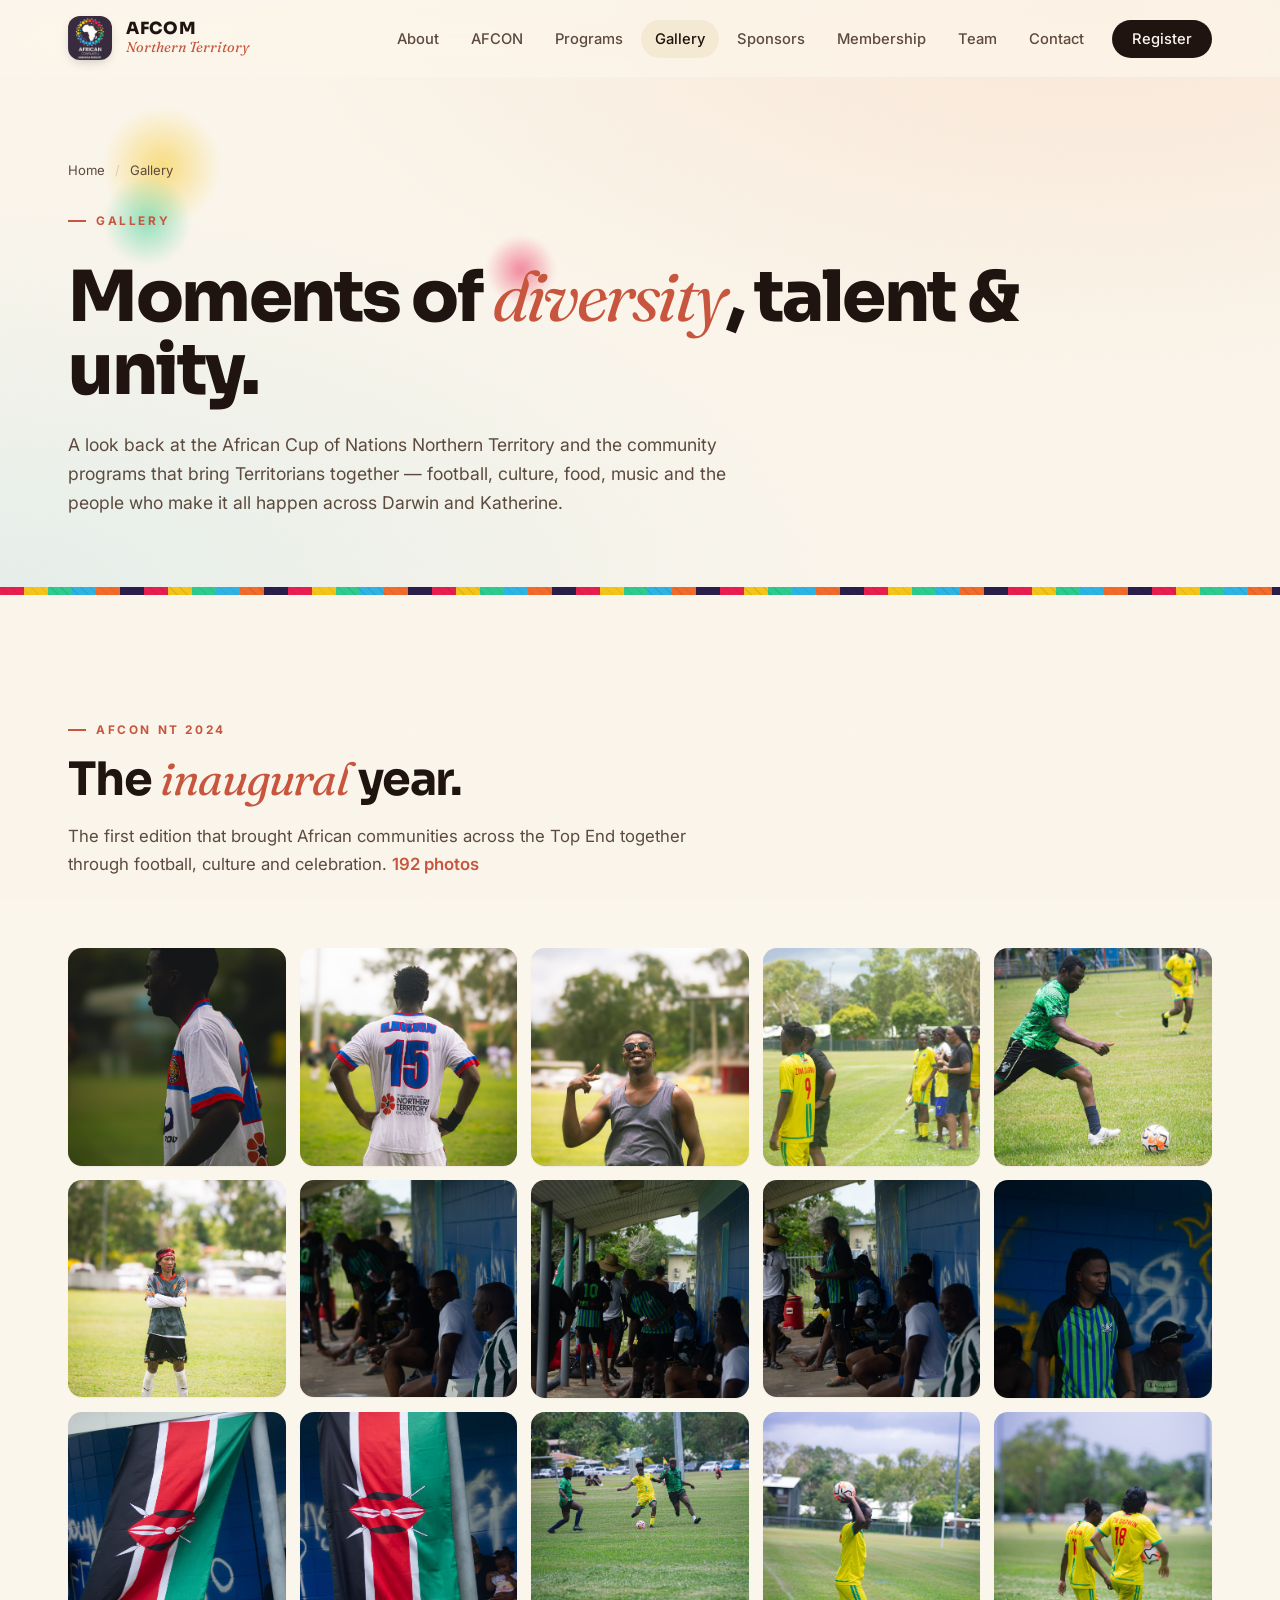
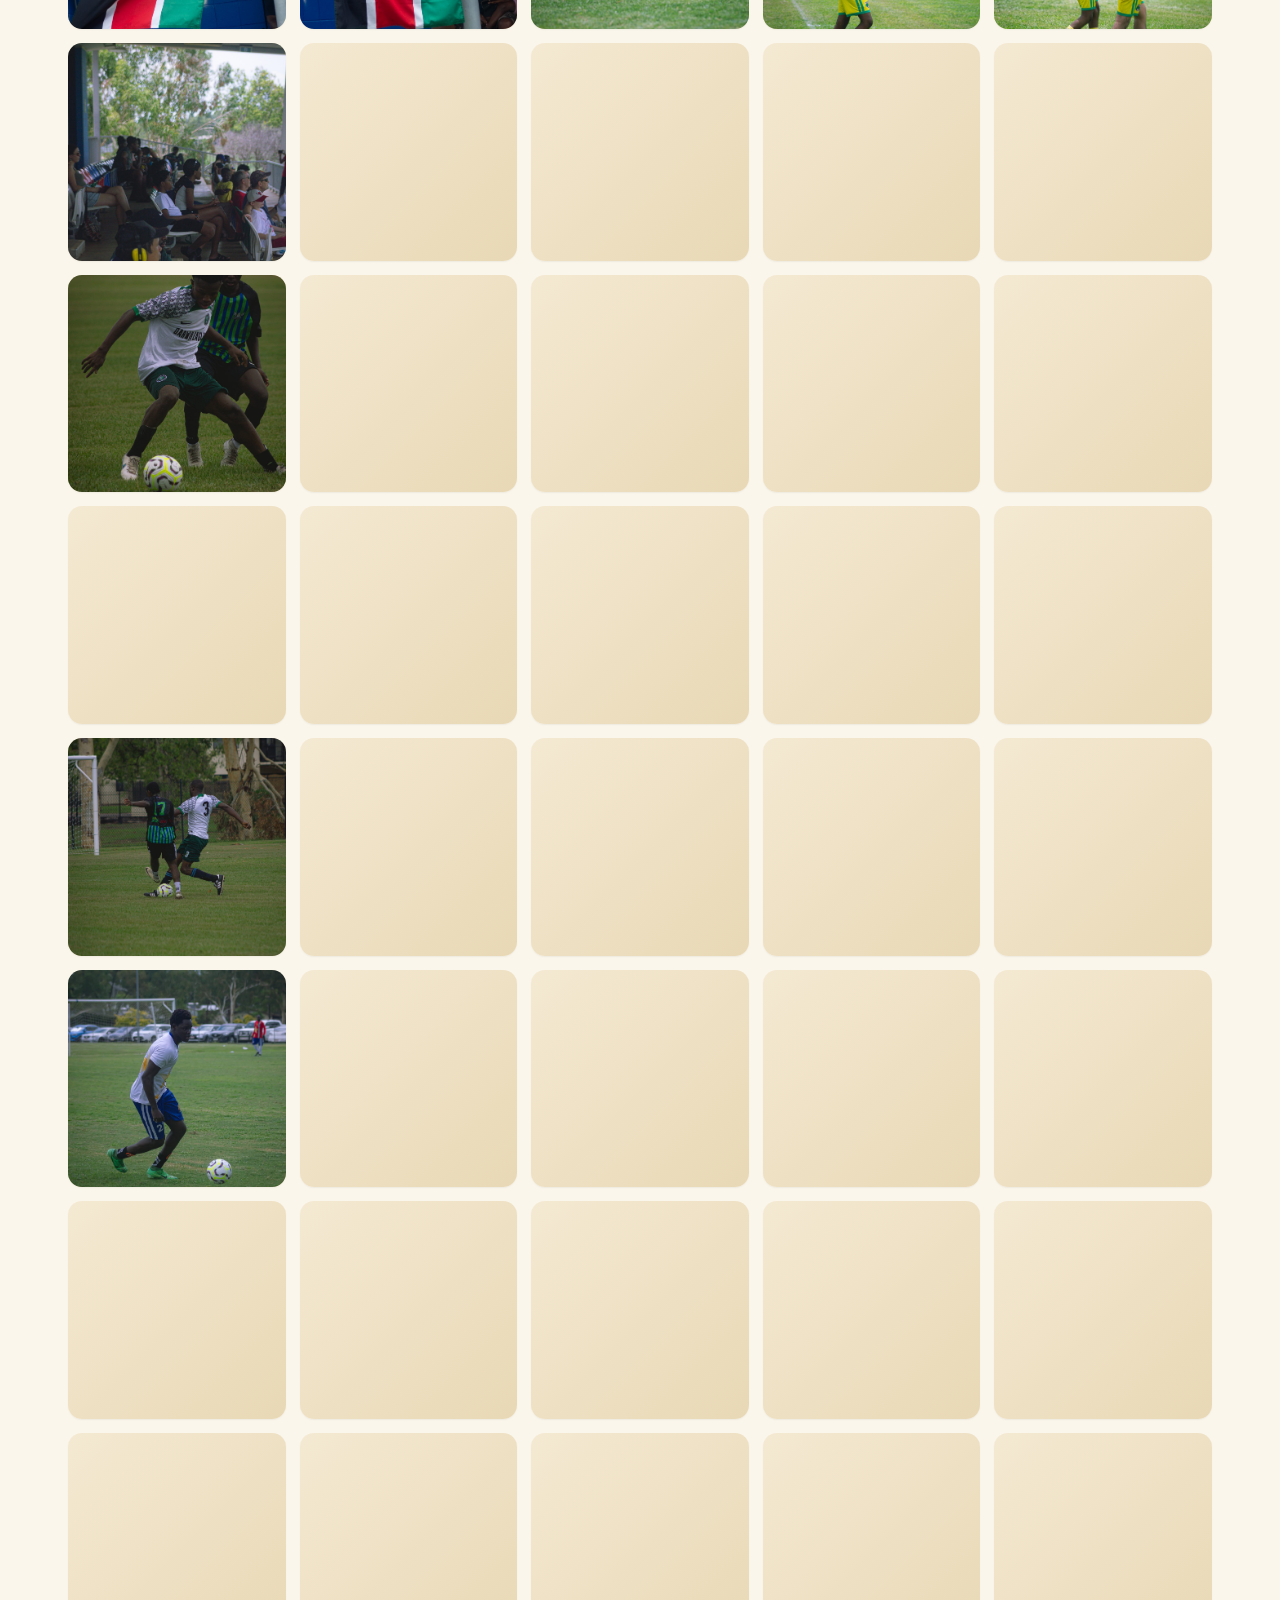
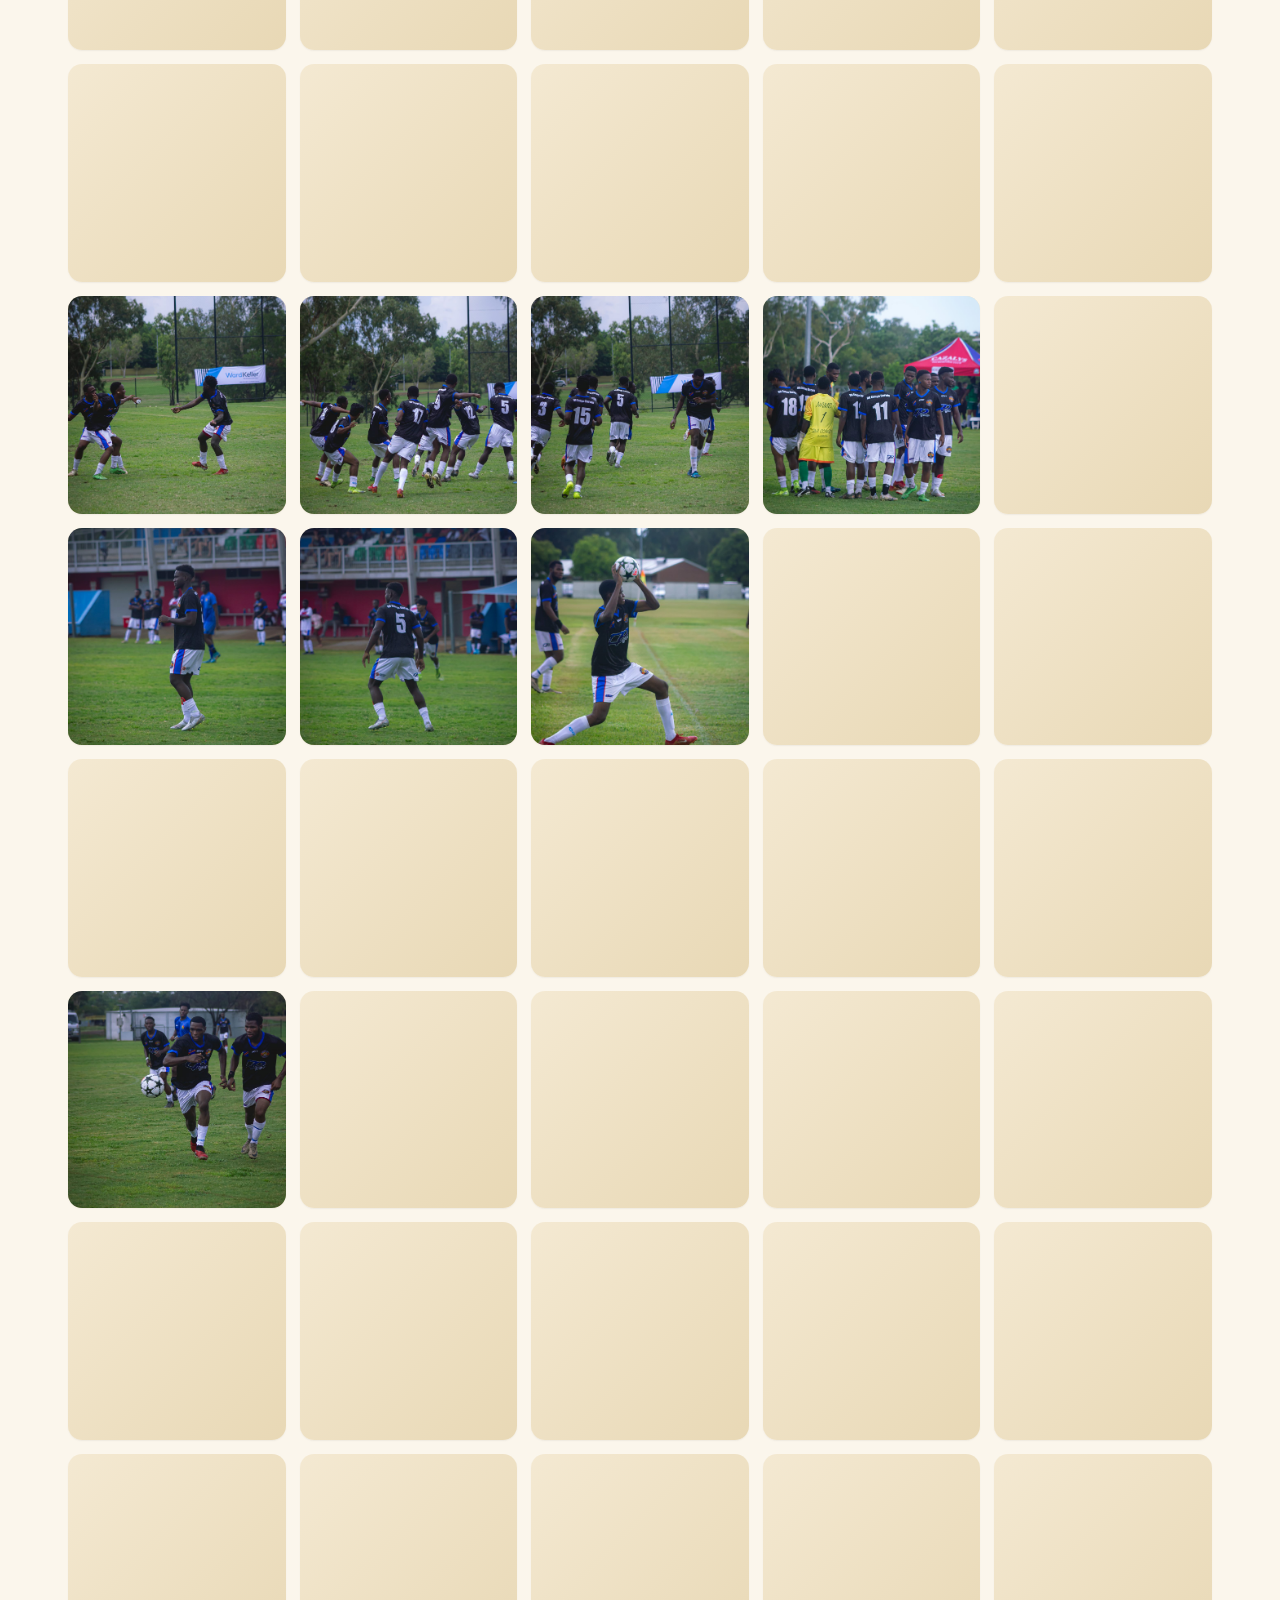
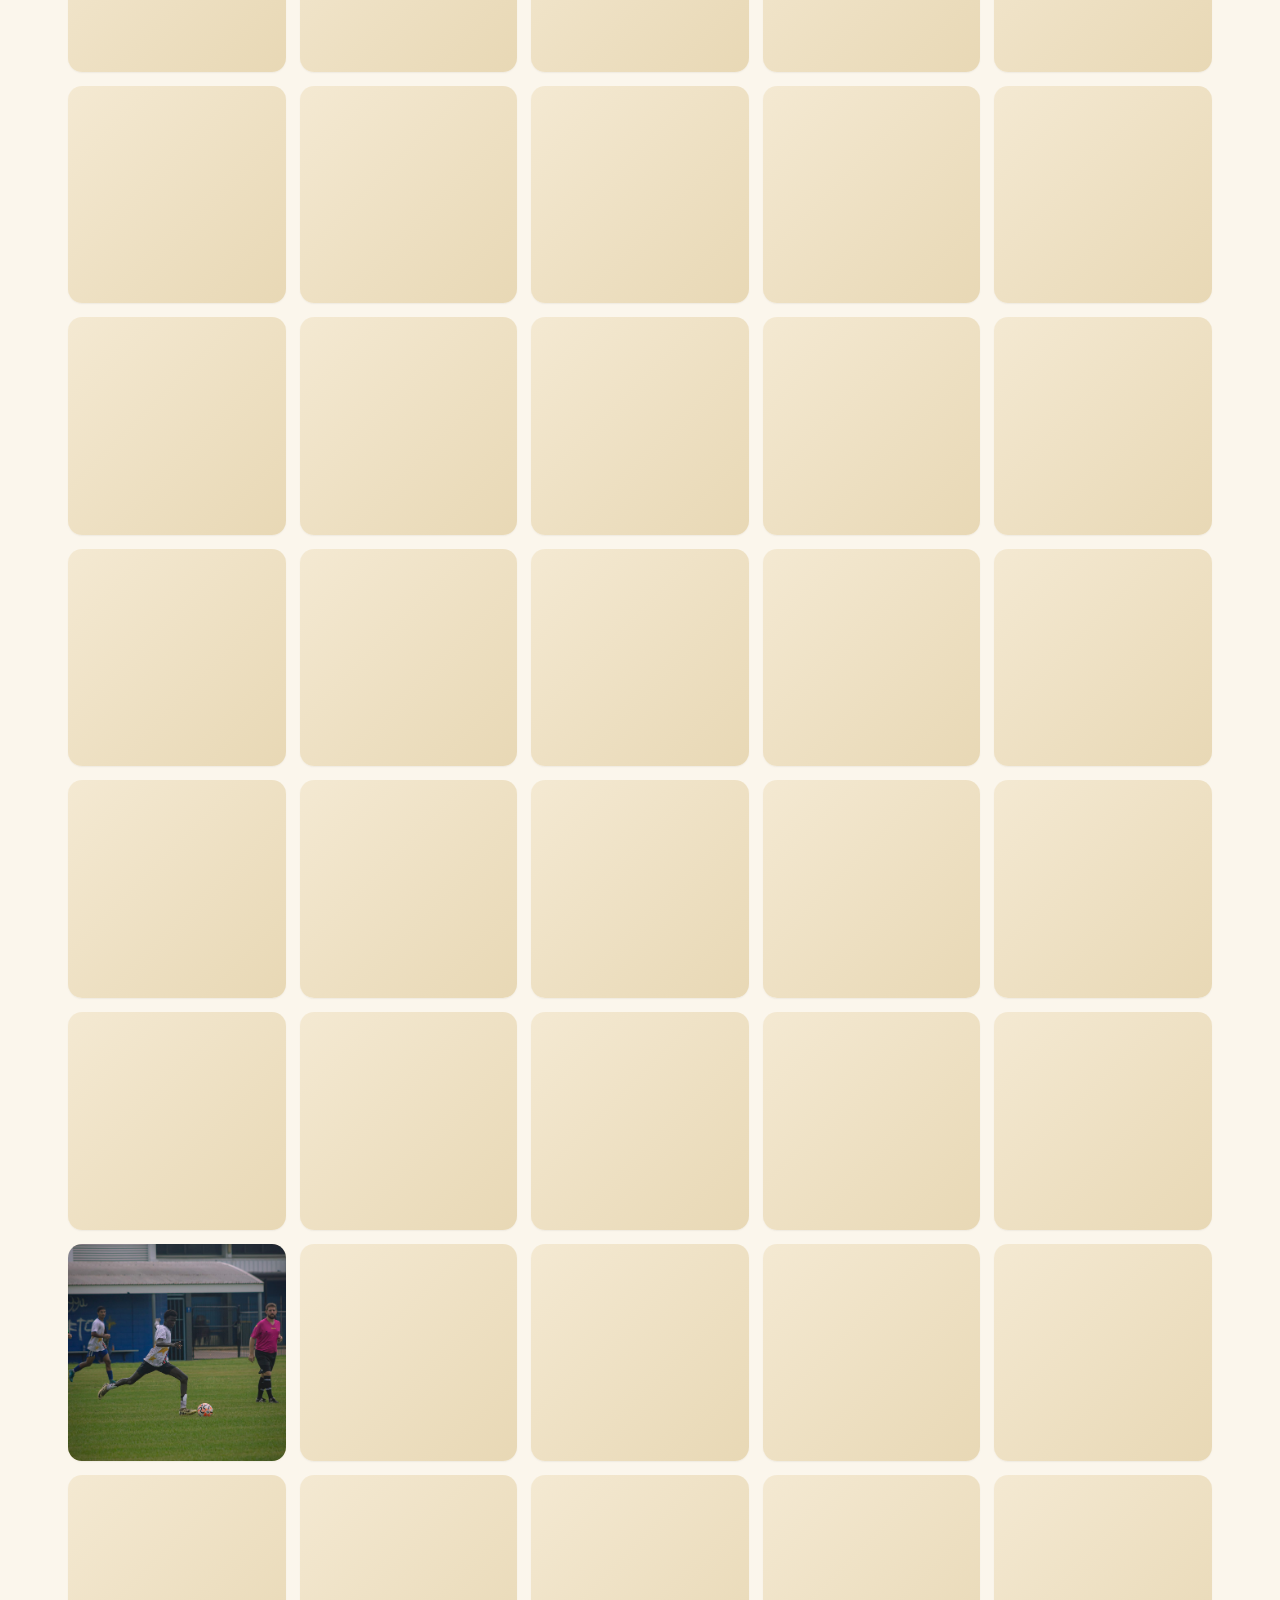
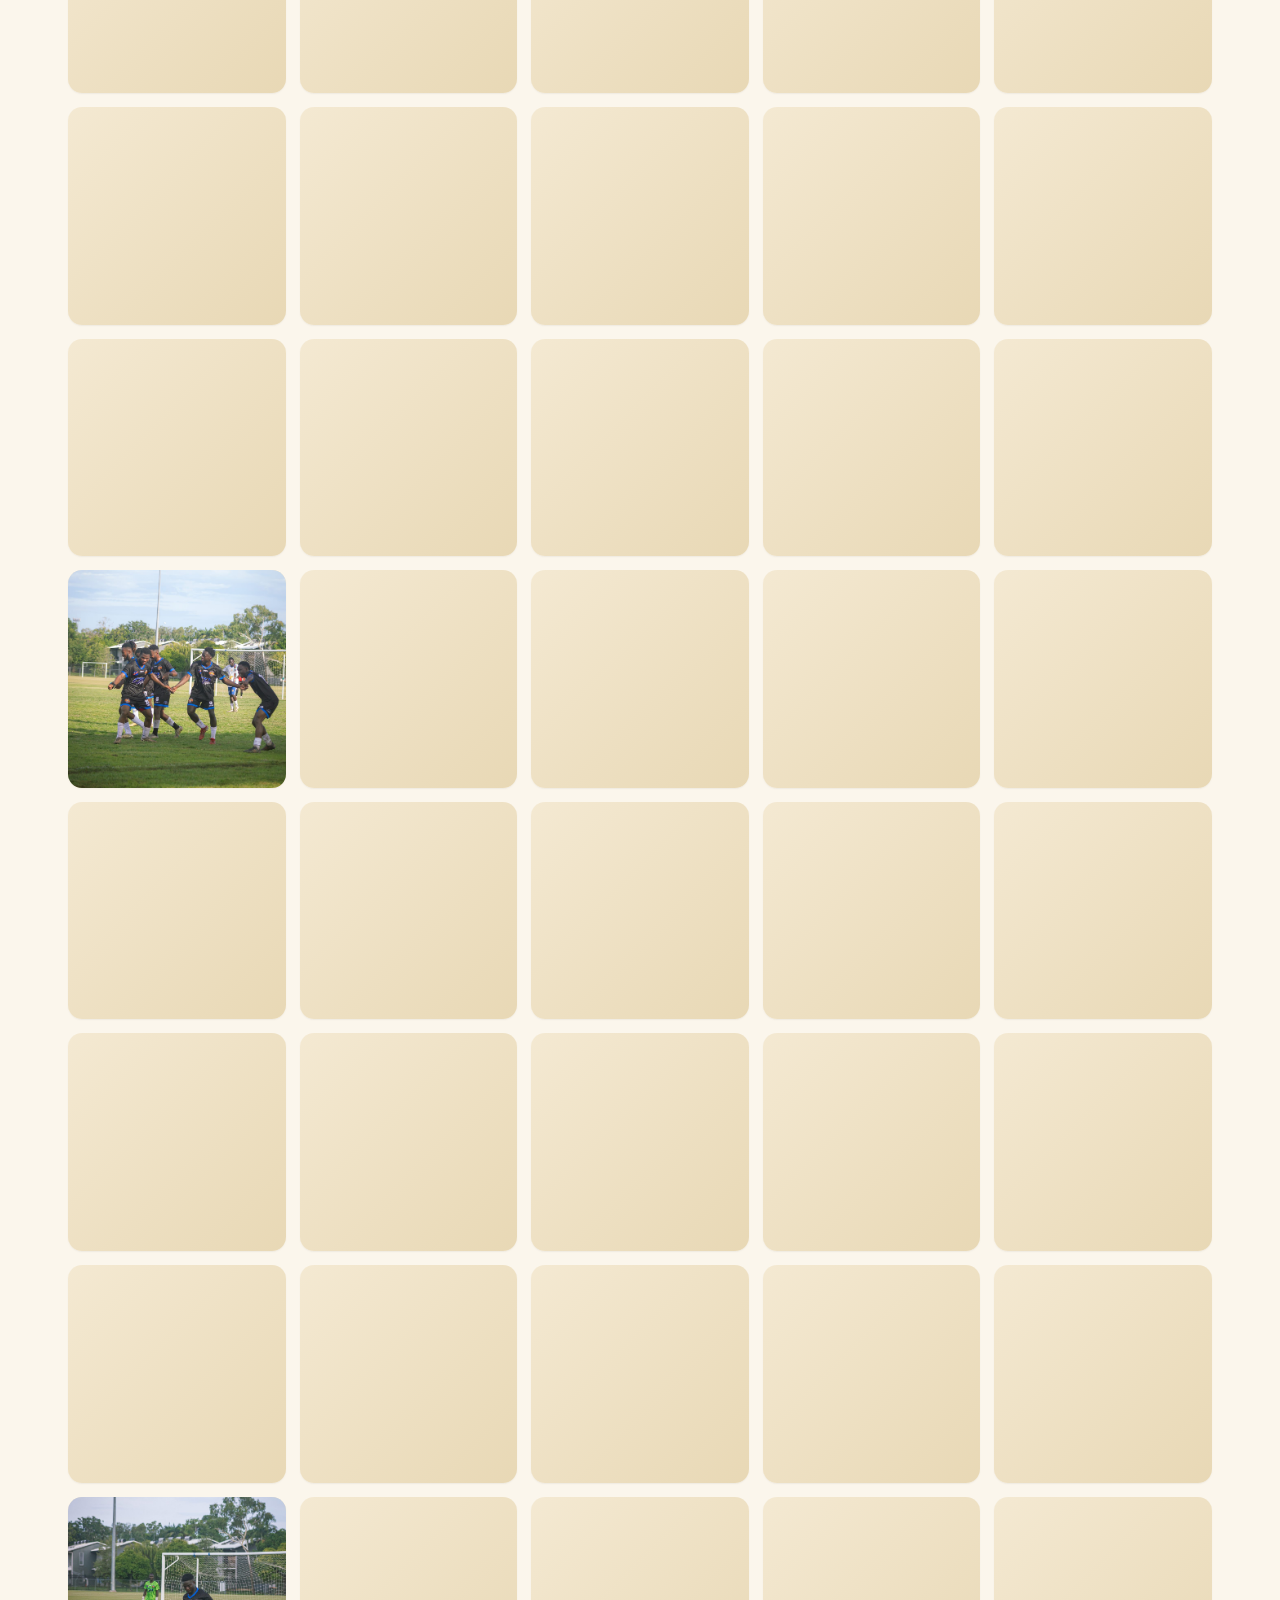
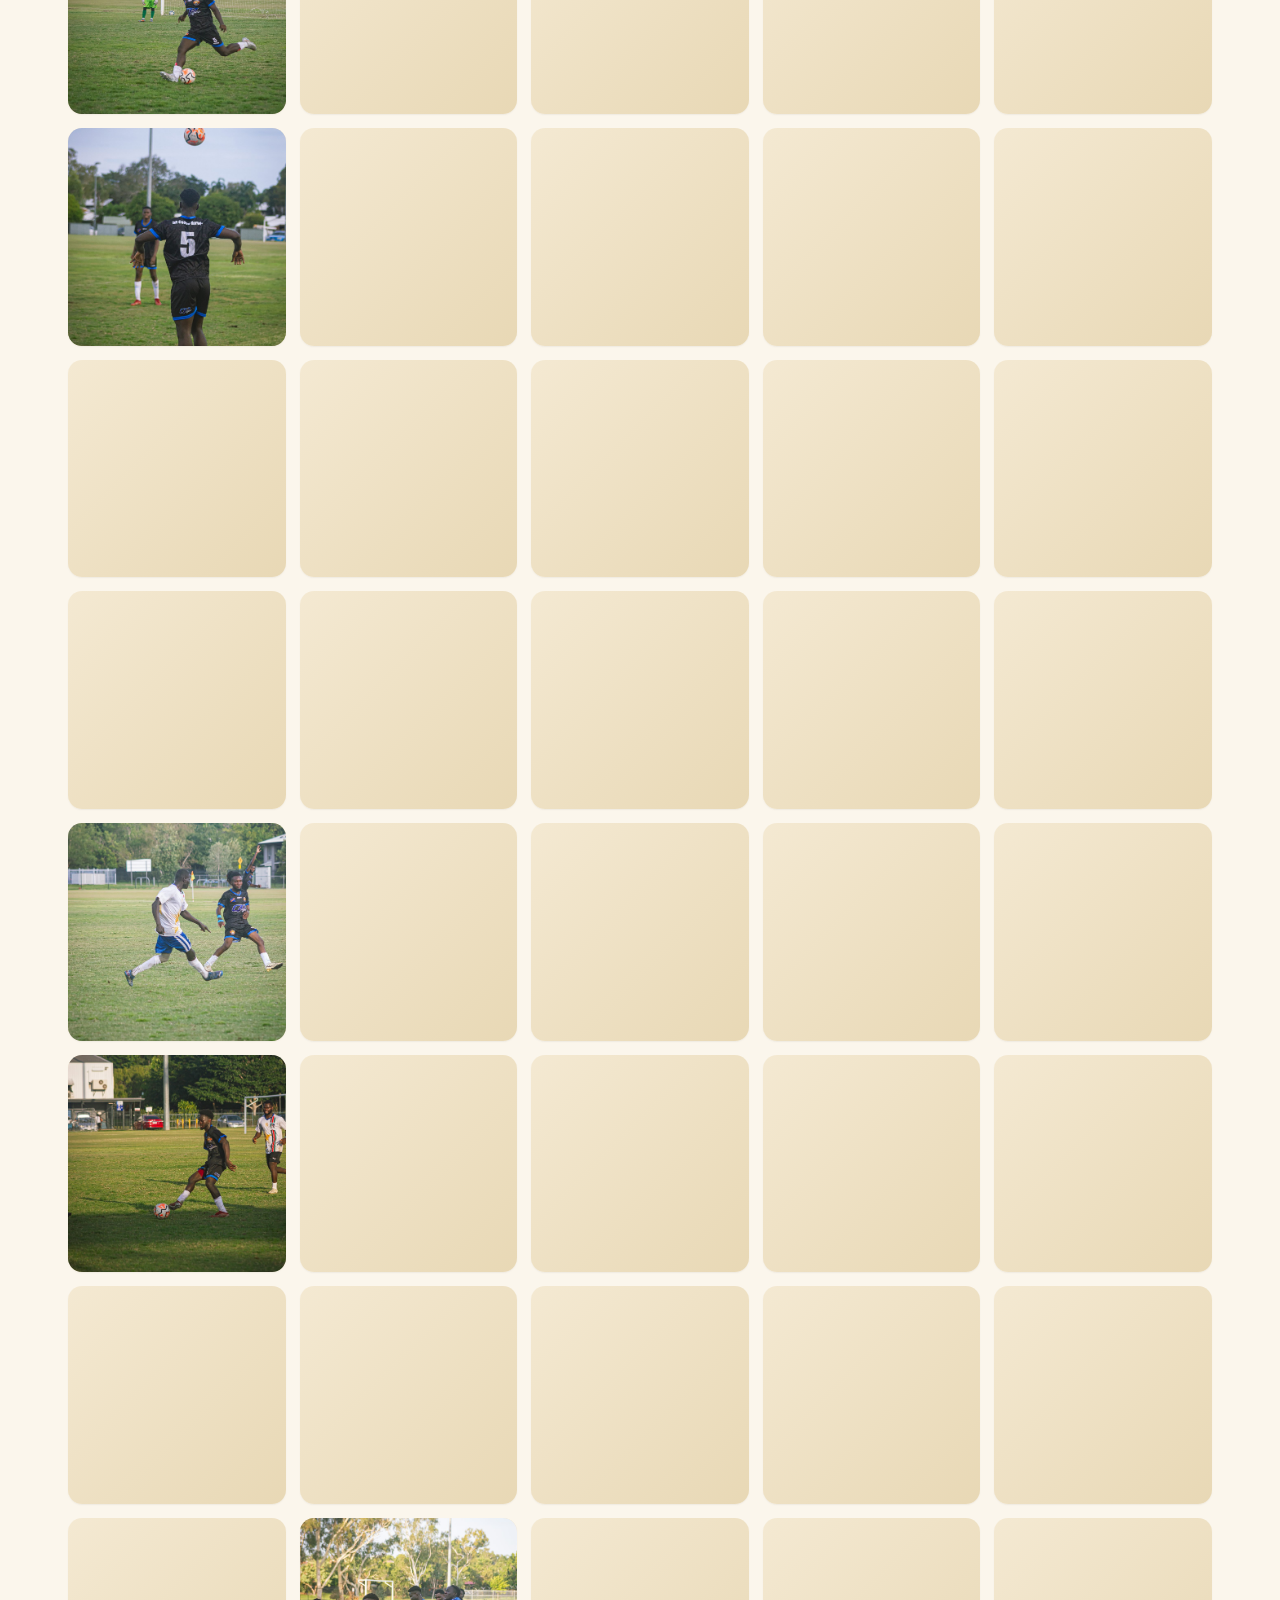
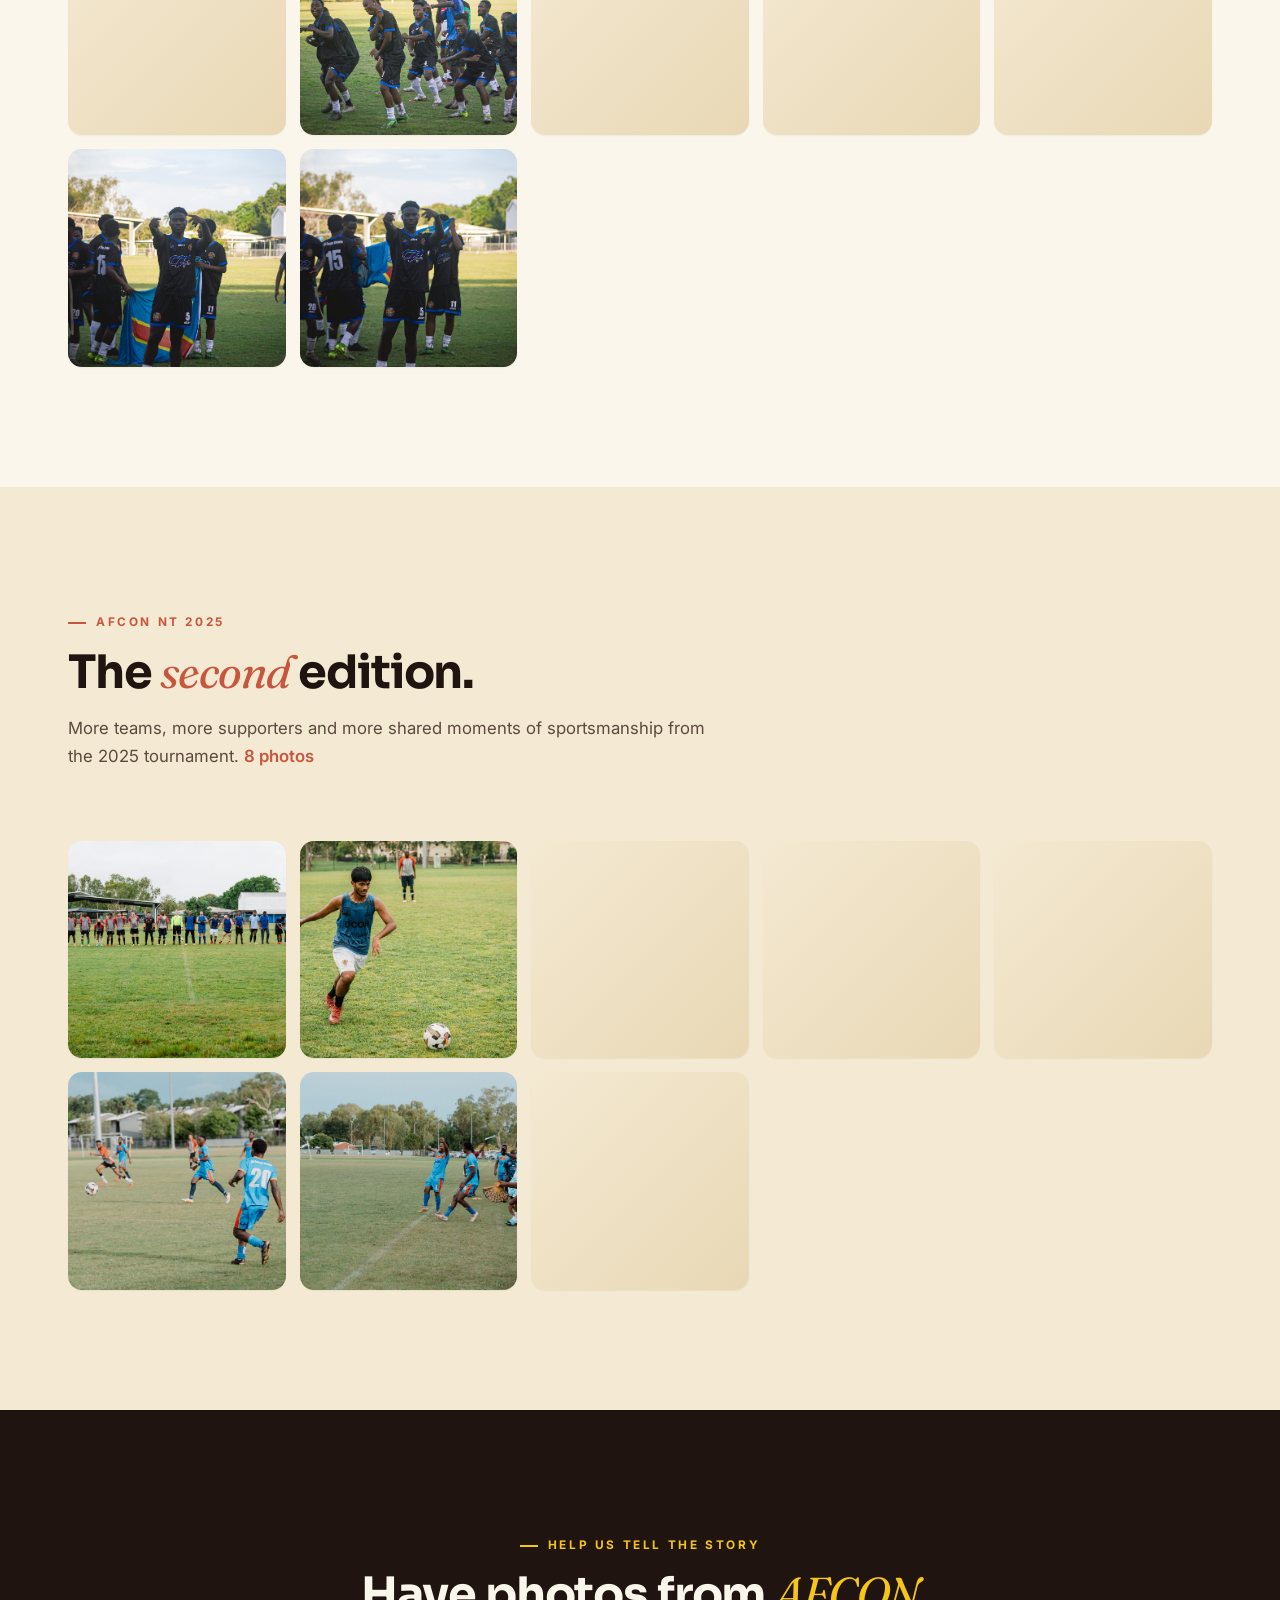
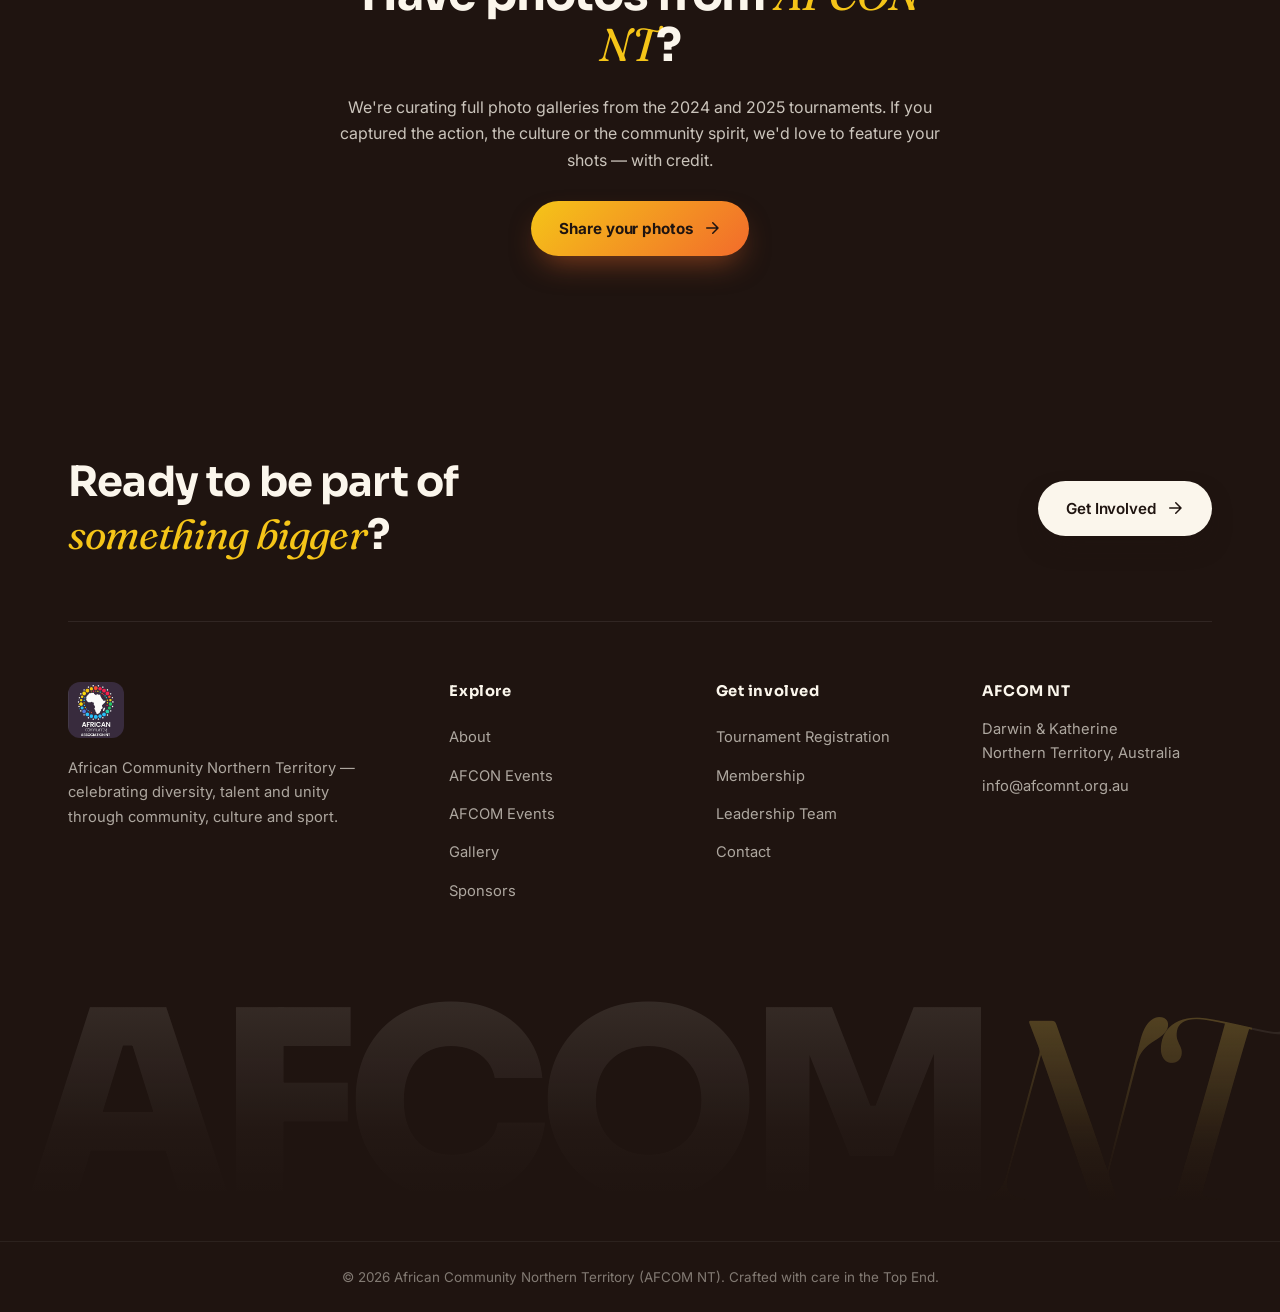
<file: website/gallery.html>
<!DOCTYPE html>
<html lang="en">
<head>
  <meta charset="UTF-8" />
  <meta name="viewport" content="width=device-width, initial-scale=1.0" />
  <meta name="description" content="Gallery — moments from the Annual African Cup of Nations Northern Territory (AFCON NT) and AFCOM NT community programs across Darwin and Katherine." />
  <title>Gallery — AFCOM NT</title>
  <link rel="preconnect" href="https://fonts.googleapis.com" />
  <link rel="preconnect" href="https://fonts.gstatic.com" crossorigin />
  <link href="https://fonts.googleapis.com/css2?family=Caveat:wght@600&family=Fraunces:ital,opsz,wght@0,9..144,400;0,9..144,600;1,9..144,400;1,9..144,500&family=Inter:wght@400;500;600;700;800&family=Sora:wght@500;600;700;800&display=swap" rel="stylesheet" />
  <link rel="icon" type="image/jpeg" href="assets/logo.jpeg" />
  <link rel="stylesheet" href="styles.css" />
</head>
<body class="gallery-page">

  <!-- Loader -->
  <div class="loader" id="loader" aria-hidden="true">
    <div class="loader-mark">
      <img src="assets/logo.jpeg" alt="" />
    </div>
  </div>

  <!-- Custom cursor (desktop only) -->
  <div class="cursor" id="cursor" aria-hidden="true"></div>
  <div class="cursor-dot" id="cursorDot" aria-hidden="true"></div>

  <!-- Scroll progress -->
  <div class="scroll-progress" id="scrollProgress" aria-hidden="true"></div>

  <!-- ============ NAVIGATION ============ -->
  <header class="site-header" id="siteHeader">
    <div class="container nav-wrap">
      <a href="index.html#home" class="brand" aria-label="AFCOM NT home" data-cursor="hover">
        <img src="assets/logo.jpeg" alt="AFCOM NT logo" class="brand-logo" />
        <span class="brand-text">
          <span class="brand-line-1">AFCOM</span>
          <span class="brand-line-2">Northern Territory</span>
        </span>
      </a>

      <button class="nav-toggle" id="navToggle" aria-label="Open navigation" aria-expanded="false">
        <span></span><span></span><span></span>
      </button>

      <nav class="primary-nav" id="primaryNav" aria-label="Primary">
        <ul>
          <li><a href="index.html#about" data-cursor="hover">About</a></li>
          <li><a href="index.html#afcon" data-cursor="hover">AFCON</a></li>
          <li><a href="index.html#afcom-events" data-cursor="hover">Programs</a></li>
          <li><a href="gallery.html" class="is-active" aria-current="page" data-cursor="hover">Gallery</a></li>
          <li><a href="index.html#sponsors" data-cursor="hover">Sponsors</a></li>
          <li><a href="index.html#membership" data-cursor="hover">Membership</a></li>
          <li><a href="index.html#leadership" data-cursor="hover">Team</a></li>
          <li><a href="index.html#contact" data-cursor="hover">Contact</a></li>
          <li><a href="index.html#register" class="nav-cta" data-cursor="hover">Register</a></li>
        </ul>
      </nav>
    </div>
  </header>

  <!-- ============ GALLERY HERO ============ -->
  <section class="gallery-hero">
    <div class="gallery-hero-bg" aria-hidden="true">
      <span class="dot d1"></span>
      <span class="dot d3"></span>
      <span class="dot d5"></span>
    </div>
    <div class="container">
      <nav class="crumbs" aria-label="Breadcrumb">
        <a href="index.html#home" data-cursor="hover">Home</a>
        <span aria-hidden="true">/</span>
        <span>Gallery</span>
      </nav>
      <span class="kicker">Gallery</span>
      <h1 class="gallery-title">Moments of <em class="serif">diversity</em>, talent &amp; unity.</h1>
      <p class="gallery-lead">
        A look back at the African Cup of Nations Northern Territory and the community
        programs that bring Territorians together — football, culture, food, music and
        the people who make it all happen across Darwin and Katherine.
      </p>
    </div>
  </section>

  <div class="kente-ribbon" aria-hidden="true"></div>

  <!-- ============ AFCON NT 2024 ============ -->
  <section class="section" id="gallery-2024">
    <div class="container">
      <header class="section-head section-head-left">
        <span class="kicker">AFCON NT 2024</span>
        <h2>The <em class="serif">inaugural</em> year.</h2>
        <p>The first edition that brought African communities across the Top End together through football, culture and celebration. <span class="gallery-count" data-count-for="2024"></span></p>
      </header>

      <div class="gallery-grid" id="grid-2024" data-year="2024" data-label="AFCON NT 2024"></div>
    </div>
  </section>

  <!-- ============ AFCON NT 2025 ============ -->
  <section class="section section-tinted" id="gallery-2025">
    <div class="container">
      <header class="section-head section-head-left">
        <span class="kicker">AFCON NT 2025</span>
        <h2>The <em class="serif">second</em> edition.</h2>
        <p>More teams, more supporters and more shared moments of sportsmanship from the 2025 tournament. <span class="gallery-count" data-count-for="2025"></span></p>
      </header>

      <div class="gallery-grid" id="grid-2025" data-year="2025" data-label="AFCON NT 2025"></div>
    </div>
  </section>

  <!-- ============ CONTRIBUTE ============ -->
  <section class="section section-dark">
    <div class="container">
      <div class="gallery-intro gallery-contribute">
        <span class="kicker">Help us tell the story</span>
        <h2>Have photos from <em class="serif">AFCON NT</em>?</h2>
        <p>
          We're curating full photo galleries from the 2024 and 2025 tournaments. If you
          captured the action, the culture or the community spirit, we'd love to feature
          your shots — with credit.
        </p>
        <a href="index.html#contact" class="btn btn-gold" data-cursor="hover">
          <span>Share your photos</span>
          <svg class="btn-arrow" viewBox="0 0 24 24" aria-hidden="true"><path d="M5 12h14M13 5l7 7-7 7" stroke="currentColor" stroke-width="2" fill="none" stroke-linecap="round" stroke-linejoin="round"/></svg>
        </a>
      </div>
    </div>
  </section>

  <!-- ============ FOOTER ============ -->
  <footer class="site-footer">
    <div class="container">
      <div class="footer-cta">
        <h3>Ready to be part of <em class="serif">something bigger</em>?</h3>
        <a href="index.html#register" class="btn btn-primary btn-magnetic" data-cursor="hover">
          <span>Get Involved</span>
          <svg class="btn-arrow" viewBox="0 0 24 24" aria-hidden="true"><path d="M5 12h14M13 5l7 7-7 7" stroke="currentColor" stroke-width="2" fill="none" stroke-linecap="round" stroke-linejoin="round"/></svg>
        </a>
      </div>

      <div class="footer-grid">
        <div class="footer-brand">
          <img src="assets/logo.jpeg" alt="AFCOM NT logo" />
          <p>African Community Northern Territory — celebrating diversity, talent and unity through community, culture and sport.</p>
        </div>
        <div class="footer-links">
          <h4>Explore</h4>
          <ul>
            <li><a href="index.html#about" data-cursor="hover">About</a></li>
            <li><a href="index.html#afcon" data-cursor="hover">AFCON Events</a></li>
            <li><a href="index.html#afcom-events" data-cursor="hover">AFCOM Events</a></li>
            <li><a href="gallery.html" data-cursor="hover">Gallery</a></li>
            <li><a href="index.html#sponsors" data-cursor="hover">Sponsors</a></li>
          </ul>
        </div>
        <div class="footer-links">
          <h4>Get involved</h4>
          <ul>
            <li><a href="index.html#register" data-cursor="hover">Tournament Registration</a></li>
            <li><a href="index.html#membership" data-cursor="hover">Membership</a></li>
            <li><a href="index.html#leadership" data-cursor="hover">Leadership Team</a></li>
            <li><a href="index.html#contact" data-cursor="hover">Contact</a></li>
          </ul>
        </div>
        <div class="footer-meta">
          <h4>AFCOM NT</h4>
          <p>Darwin &amp; Katherine<br />Northern Territory, Australia</p>
          <p><a href="mailto:info@afcomnt.org.au" data-cursor="hover">info@afcomnt.org.au</a></p>
        </div>
      </div>
    </div>
    <div class="footer-wordmark-wrap" aria-hidden="true">
      <div class="footer-wordmark">AFCOM<em class="serif">NT</em></div>
    </div>

    <div class="footer-bottom">
      <div class="container">
        <p>&copy; <span id="year"></span> African Community Northern Territory (AFCOM NT). Crafted with care in the Top End.</p>
      </div>
    </div>
  </footer>

  <!-- ============ LIGHTBOX ============ -->
  <div class="lightbox" id="lightbox" role="dialog" aria-modal="true" aria-label="Photo viewer" hidden>
    <button type="button" class="lb-close" aria-label="Close viewer" data-lb-close>
      <svg viewBox="0 0 24 24" aria-hidden="true" width="24" height="24"><path d="M6 6l12 12M18 6l-12 12" stroke="currentColor" stroke-width="2" fill="none" stroke-linecap="round"/></svg>
    </button>
    <button type="button" class="lb-nav lb-prev" aria-label="Previous photo" data-lb-prev>
      <svg viewBox="0 0 24 24" aria-hidden="true" width="28" height="28"><path d="M15 5l-7 7 7 7" stroke="currentColor" stroke-width="2" fill="none" stroke-linecap="round" stroke-linejoin="round"/></svg>
    </button>
    <button type="button" class="lb-nav lb-next" aria-label="Next photo" data-lb-next>
      <svg viewBox="0 0 24 24" aria-hidden="true" width="28" height="28"><path d="M9 5l7 7-7 7" stroke="currentColor" stroke-width="2" fill="none" stroke-linecap="round" stroke-linejoin="round"/></svg>
    </button>
    <figure class="lb-stage">
      <img id="lbImg" alt="" />
      <figcaption class="lb-meta" id="lbMeta"></figcaption>
    </figure>
  </div>

  <script src="gallery-data.js"></script>
  <script src="script.js"></script>
  <script src="gallery.js"></script>
</body>
</html>
</file>
<file: website/styles.css>
/* =====================================================
   AFCOM NT — Light mode African design
   Warm paper palette, logo colors as vivid accents,
   subtle kente-inspired pattern motifs, responsive.
   ===================================================== */

:root {
  /* Logo palette (kept) */
  --purple-deep: #2A1E4A;
  --red: #E91E50;
  --orange: #F26B2B;
  --yellow: #F5C518;
  --green: #2DCC8E;
  --blue: #2EB5E5;
  --blue-deep: #2F4FB8;

  /* Warm African earth palette */
  --paper: #FBF6EC;
  --cream: #F4E9D2;
  --sand: #E8D8B5;
  --terra: #C8553D;
  --clay: #9B3A1F;
  --ink: #1F1410;
  --ink-soft: #5C4A3E;
  --line: rgba(31, 20, 16, 0.08);
  --line-soft: rgba(31, 20, 16, 0.04);
  --line-strong: rgba(31, 20, 16, 0.14);

  /* Elevation */
  --shadow-sm: 0 1px 2px rgba(31, 20, 16, .04), 0 1px 1px rgba(31, 20, 16, .02);
  --shadow-md: 0 4px 12px -2px rgba(31, 20, 16, .08), 0 2px 4px -2px rgba(31, 20, 16, .04);
  --shadow-lg: 0 20px 40px -16px rgba(31, 20, 16, .15), 0 8px 16px -8px rgba(31, 20, 16, .06);
  --shadow-xl: 0 32px 64px -20px rgba(31, 20, 16, .22), 0 12px 24px -12px rgba(31, 20, 16, .08);

  /* Type */
  --font-sans: "Inter", system-ui, -apple-system, "Segoe UI", Roboto, sans-serif;
  --font-serif: "Fraunces", "Times New Roman", serif;
  --font-display: "Sora", "Inter", system-ui, sans-serif;
  --font-script: "Caveat", cursive;

  /* Motion */
  --ease-out: cubic-bezier(0.16, 1, 0.3, 1);
  --ease-in-out: cubic-bezier(0.76, 0, 0.24, 1);

  /* Radii */
  --radius-sm: 10px;
  --radius: 14px;
  --radius-lg: 20px;
  --radius-xl: 28px;
  --max: 1200px;
}

/* ----------- Reset ----------- */
*, *::before, *::after { box-sizing: border-box; }
html { scroll-behavior: smooth; }
body {
  margin: 0;
  font-family: var(--font-sans);
  color: var(--ink);
  background: var(--paper);
  line-height: 1.65;
  -webkit-font-smoothing: antialiased;
  overflow-x: hidden;
}
img { max-width: 100%; display: block; }
a { color: inherit; text-decoration: none; transition: color .25s var(--ease-out); }
ul { list-style: none; padding: 0; margin: 0; }
button { font-family: inherit; cursor: pointer; border: none; background: none; }

.container {
  width: 100%;
  max-width: var(--max);
  margin: 0 auto;
  padding: 0 28px;
}

/* Subtle paper grain */
body::before {
  content: ""; position: fixed; inset: 0;
  pointer-events: none; z-index: 1;
  background-image: url("data:image/svg+xml;utf8,<svg xmlns='http://www.w3.org/2000/svg' width='220' height='220'><filter id='n'><feTurbulence type='fractalNoise' baseFrequency='.85' numOctaves='2' stitchTiles='stitch'/><feColorMatrix values='0 0 0 0 .25 0 0 0 0 .15 0 0 0 0 .08 0 0 0 .4 0'/></filter><rect width='100%25' height='100%25' filter='url(%23n)'/></svg>");
  opacity: .04;
  mix-blend-mode: multiply;
}

/* ----------- Typography ----------- */
h1, h2, h3, h4 {
  font-family: var(--font-display);
  font-weight: 700;
  line-height: 1.08;
  letter-spacing: -0.02em;
  margin: 0 0 .5em;
  color: var(--ink);
}
h1 { font-size: clamp(2.4rem, 6vw, 4.4rem); letter-spacing: -0.035em; font-weight: 800; line-height: 1.04; }
h2 { font-size: clamp(1.9rem, 3.6vw, 2.9rem); letter-spacing: -0.025em; line-height: 1.1; }
h3 { font-size: clamp(1.2rem, 1.8vw, 1.45rem); line-height: 1.25; }
h4 { font-size: 1.05rem; line-height: 1.3; }
p { margin: 0 0 1em; color: var(--ink-soft); line-height: 1.65; }

.serif {
  font-family: var(--font-serif);
  font-style: italic;
  font-weight: 400;
  color: var(--terra);
}

/* ----------- African pattern divider (kente-inspired ribbon) ----------- */
.kente-ribbon {
  height: 8px;
  background:
    repeating-linear-gradient(90deg,
      var(--red) 0 24px,
      var(--yellow) 24px 48px,
      var(--green) 48px 72px,
      var(--blue) 72px 96px,
      var(--orange) 96px 120px,
      var(--purple-deep) 120px 144px);
  position: relative;
}
.kente-ribbon::after {
  content: "";
  position: absolute; inset: 0;
  background: repeating-linear-gradient(45deg,
    transparent 0 6px,
    rgba(0, 0, 0, .08) 6px 7px);
}

/* ----------- Loader ----------- */
.loader {
  position: fixed; inset: 0; z-index: 1100;
  background: var(--paper);
  display: flex; align-items: center; justify-content: center;
  transition: opacity .6s var(--ease-out), visibility 0s linear .6s;
}
.loader.gone { opacity: 0; visibility: hidden; pointer-events: none; }
.loader-mark {
  width: 72px; height: 72px;
  animation: pulse 1.6s var(--ease-in-out) infinite;
}
.loader-mark img {
  width: 100%; height: 100%; border-radius: 18px;
  box-shadow: 0 10px 32px -8px rgba(0,0,0,.2);
}
@keyframes pulse { 0%,100% { transform: scale(1); } 50% { transform: scale(.92); } }

/* ----------- Cursor: native (custom cursor disabled) ----------- */
.cursor, .cursor-dot { display: none !important; }

.scroll-progress {
  position: fixed; top: 0; left: 0; height: 3px; width: 0;
  background: linear-gradient(90deg, var(--red), var(--orange), var(--yellow), var(--green), var(--blue));
  z-index: 200;
  transition: width .1s linear;
}

/* ----------- Buttons ----------- */
.btn {
  position: relative;
  display: inline-flex; align-items: center; justify-content: center;
  gap: 10px;
  padding: 15px 28px;
  border-radius: 999px;
  font-weight: 600; font-size: .95rem;
  letter-spacing: -0.005em;
  transition: transform .35s var(--ease-out), box-shadow .35s var(--ease-out), background .35s var(--ease-out), color .35s var(--ease-out);
  white-space: nowrap;
  overflow: hidden;
}
.btn .btn-arrow {
  width: 18px; height: 18px;
  transition: transform .3s var(--ease-out);
}
.btn:hover .btn-arrow { transform: translateX(4px); }

.btn-primary {
  background: var(--ink);
  color: var(--paper);
  box-shadow: 0 12px 28px -10px rgba(31,20,16,.5);
}
.btn-primary:hover {
  background: var(--terra);
  transform: translateY(-2px);
  box-shadow: 0 16px 36px -10px rgba(200, 85, 61, .55);
}

.btn-ghost {
  background: transparent;
  color: var(--ink);
  border: 1.5px solid var(--ink);
}
.btn-ghost:hover {
  background: var(--ink);
  color: var(--paper);
  transform: translateY(-2px);
}

.btn-gold {
  background: linear-gradient(135deg, var(--yellow) 0%, var(--orange) 100%);
  color: var(--ink);
  font-weight: 700;
  box-shadow: 0 14px 30px -10px rgba(242, 107, 43, .5);
}
.btn-gold:hover {
  transform: translateY(-2px);
  box-shadow: 0 20px 40px -10px rgba(242, 107, 43, .65);
}

.btn-block { width: 100%; }
.btn-text {
  display: inline-flex; align-items: center; gap: 8px;
  font-weight: 600; font-size: .92rem;
  padding: 6px 0;
  border-bottom: 1.5px solid currentColor;
  transition: gap .3s var(--ease-out);
}
.btn-text svg { width: 16px; height: 16px; transition: transform .3s var(--ease-out); }
.btn-text:hover { gap: 14px; }
.btn-text:hover svg { transform: translateX(4px); }
.btn-text-light { color: var(--paper); border-color: rgba(255, 255, 255, .4); }
.btn-text-light:hover { color: var(--yellow); border-color: var(--yellow); }

/* ----------- Header ----------- */
.site-header {
  position: fixed; top: 0; left: 0; right: 0; z-index: 100;
  padding: 16px 0;
  background: rgba(251, 246, 236, .72);
  backdrop-filter: blur(18px) saturate(140%);
  -webkit-backdrop-filter: blur(18px) saturate(140%);
  border-bottom: 1px solid transparent;
  transition: padding .3s var(--ease-out), background .35s var(--ease-out), border-color .3s var(--ease-out);
}
.site-header.scrolled {
  background: rgba(251, 246, 236, .92);
  padding: 12px 0;
  border-bottom-color: var(--line);
}
.nav-wrap { display: flex; align-items: center; justify-content: space-between; gap: 16px; }
.brand { display: flex; align-items: center; gap: 14px; color: var(--ink); }
.brand-logo {
  width: 44px; height: 44px; border-radius: 12px; object-fit: cover;
  box-shadow: 0 4px 12px -4px rgba(0,0,0,.25);
  transition: transform .4s var(--ease-out);
}
.brand:hover .brand-logo { transform: rotate(-5deg); }
.brand-text { display: flex; flex-direction: column; line-height: 1; }
.brand-line-1 { font-family: var(--font-display); font-weight: 800; font-size: 1.05rem; letter-spacing: .04em; }
.brand-line-2 {
  font-family: var(--font-serif); font-style: italic;
  font-size: .9rem; color: var(--terra); margin-top: 2px;
}

.primary-nav ul { display: flex; gap: 4px; align-items: center; }
.primary-nav a {
  color: var(--ink-soft);
  padding: 10px 14px;
  font-weight: 500; font-size: .92rem;
  border-radius: 999px;
  transition: color .3s var(--ease-out), background .3s var(--ease-out);
}
.primary-nav a:hover { color: var(--ink); background: var(--cream); }
.primary-nav .nav-cta {
  background: var(--ink); color: var(--paper);
  padding: 10px 20px; margin-left: 10px;
}
.primary-nav .nav-cta:hover { background: var(--terra); color: var(--paper); }

.nav-toggle {
  display: none; flex-direction: column; gap: 5px;
  width: 42px; height: 42px;
  align-items: center; justify-content: center;
  border-radius: 50%;
  background: var(--cream);
}
.nav-toggle span { display: block; width: 20px; height: 1.5px; background: var(--ink); transition: transform .3s var(--ease-out), opacity .2s; }
.nav-toggle[aria-expanded="true"] span:nth-child(1) { transform: translateY(6.5px) rotate(45deg); }
.nav-toggle[aria-expanded="true"] span:nth-child(2) { opacity: 0; }
.nav-toggle[aria-expanded="true"] span:nth-child(3) { transform: translateY(-6.5px) rotate(-45deg); }

/* ----------- Hero ----------- */
.hero {
  position: relative;
  background: var(--paper);
  color: var(--ink);
  padding: 160px 0 120px;
  overflow: hidden;
  min-height: 100vh;
  display: flex; align-items: center;
}
.hero::before {
  content: ""; position: absolute; inset: 0;
  background:
    radial-gradient(40% 35% at 12% 18%, rgba(245, 197, 24, .22), transparent 70%),
    radial-gradient(45% 40% at 88% 78%, rgba(200, 85, 61, .2), transparent 70%),
    radial-gradient(35% 30% at 70% 12%, rgba(46, 204, 142, .15), transparent 70%);
  pointer-events: none;
}
.hero-bg { position: absolute; inset: 0; pointer-events: none; }
.hero-bg .dot {
  position: absolute; border-radius: 50%;
  transition: transform 1.2s var(--ease-out);
  will-change: transform;
}
.dot.d1 { width: 10px; height: 10px; background: var(--yellow); top: 22%; left: 8%; opacity: .55; }
.dot.d3 { width: 14px; height: 14px; background: var(--orange); top: 30%; left: 86%; opacity: .4; }
.dot.d5 { width: 8px; height: 8px; background: var(--green); top: 14%; left: 60%; opacity: .5; }
.dot.d6 { width: 8px; height: 8px; background: var(--red); top: 70%; left: 12%; opacity: .45; }

.hero-grid {
  display: grid; grid-template-columns: 1.2fr 1fr; gap: 70px; align-items: center;
  position: relative; z-index: 2;
}

.eyebrow {
  display: inline-flex; align-items: center; gap: 14px;
  font-size: .82rem; font-weight: 700;
  letter-spacing: .22em; text-transform: uppercase;
  color: var(--terra);
  margin-bottom: 28px;
}
.eyebrow-line {
  width: 36px; height: 2px; background: var(--terra);
  display: inline-block;
}

.live-badge {
  display: inline-flex; align-items: center; gap: 10px;
  padding: 8px 16px 8px 14px;
  background: #ffffff;
  border: 1px solid var(--line);
  border-radius: 999px;
  font-size: .82rem; font-weight: 500;
  color: var(--ink);
  margin-bottom: 26px;
  box-shadow: var(--shadow-sm);
  transition: transform .3s var(--ease-out), box-shadow .3s var(--ease-out), border-color .3s var(--ease-out);
}
.live-badge:hover {
  transform: translateY(-1px);
  box-shadow: var(--shadow-md);
  border-color: var(--line-strong);
}
.live-dot {
  width: 8px; height: 8px; border-radius: 50%;
  background: var(--green); position: relative;
}
.live-dot::after {
  content: ""; position: absolute; inset: 0;
  border-radius: 50%; background: var(--green);
  animation: live-pulse 1.9s ease-out infinite;
}
.live-badge-arrow { width: 14px; height: 14px; color: var(--terra); transition: transform .3s var(--ease-out); }
.live-badge:hover .live-badge-arrow { transform: translateX(3px); }
@keyframes live-pulse {
  0% { transform: scale(1); opacity: 0.7; }
  100% { transform: scale(2.6); opacity: 0; }
}

.hero h1, .hero-h1 {
  color: var(--ink);
  max-width: 14ch;
  margin-bottom: 28px;
  line-height: 1.02;
}
.hero h1 .serif { color: var(--terra); }
.hero h1 .word { display: inline-block; overflow: hidden; padding-bottom: 0.26em; margin-bottom: -0.26em; vertical-align: top; }
.hero h1.split-ready .word-inner {
  display: inline-block;
  transform: translateY(108%);
  transition: transform 1.05s var(--ease-out);
}
.hero h1.split-ready.revealed .word-inner { transform: translateY(0); }

.hero-rule {
  display: block;
  width: 64px; height: 3px;
  background: linear-gradient(90deg, var(--red), var(--orange), var(--yellow));
  margin: 8px 0 24px;
  border-radius: 3px;
}

.lead {
  font-size: 1.1rem;
  color: var(--ink-soft);
  max-width: 52ch;
  line-height: 1.65;
}
.hero-cta { display: flex; gap: 14px; margin: 32px 0 50px; flex-wrap: wrap; }

.hero-stats {
  display: flex; gap: 48px; flex-wrap: wrap;
  padding-top: 36px;
  border-top: 1px solid var(--line);
}
.hero-stats li {
  display: flex; flex-direction: column; gap: 6px;
  padding-right: 48px;
  border-right: 1px solid var(--line-soft);
}
.hero-stats li:last-child { border-right: none; padding-right: 0; }
.stat-num {
  font-family: var(--font-display);
  font-size: 1.65rem; font-weight: 700;
  letter-spacing: -0.025em;
  color: var(--ink);
}
.stat-num .serif, .stat-num em.serif { color: var(--terra); font-weight: 400; }
.stat-label {
  font-size: .74rem; color: var(--ink-soft);
  letter-spacing: .12em; text-transform: uppercase;
  font-weight: 600;
}

/* Hero visual — emblem with kente ring */
.hero-visual { display: flex; justify-content: center; align-items: center; }
.logo-stage {
  position: relative;
  width: min(100%, 420px);
  aspect-ratio: 1;
  display: flex; align-items: center; justify-content: center;
}
.logo-orbit {
  position: absolute; inset: -2%;
  border-radius: 50%;
  border: 1px solid var(--line);
  animation: spin 60s linear infinite;
}
.logo-orbit::before {
  content: ""; position: absolute; top: 0; left: 50%;
  width: 10px; height: 10px;
  background: var(--terra);
  border-radius: 50%;
  transform: translate(-50%, -50%);
  box-shadow: 0 0 16px rgba(200, 85, 61, .4);
}
.logo-orbit-2 {
  inset: -12%;
  border: 1px dashed var(--line);
  animation: spin 90s linear infinite reverse;
}
.logo-orbit-2::before {
  background: var(--yellow);
  box-shadow: 0 0 16px rgba(245, 197, 24, .5);
}
.logo-glow {
  position: absolute; inset: 8%;
  border-radius: 50%;
  background: radial-gradient(circle, rgba(245, 197, 24, .2), transparent 70%);
  filter: blur(40px);
}
.logo-img {
  position: relative;
  width: 80%; aspect-ratio: 1;
  border-radius: 50%;
  object-fit: cover;
  box-shadow: var(--shadow-xl);
  z-index: 1;
}
@keyframes spin { to { transform: rotate(360deg); } }

.scroll-cue {
  position: absolute; bottom: 32px; left: 50%; transform: translateX(-50%);
  display: flex; flex-direction: column; align-items: center; gap: 8px;
  color: var(--ink-soft);
  font-size: .7rem; letter-spacing: .24em; text-transform: uppercase;
  font-weight: 600;
}
.scroll-cue-line {
  width: 1px; height: 36px;
  background: linear-gradient(to bottom, var(--ink), transparent);
  position: relative; overflow: hidden;
}
.scroll-cue-line::after {
  content: ""; position: absolute; top: -36px; left: 0;
  width: 100%; height: 36px;
  background: linear-gradient(to bottom, transparent, var(--terra));
  animation: scroll-cue 2s var(--ease-in-out) infinite;
}
@keyframes scroll-cue { 0% { top: -36px; } 100% { top: 36px; } }

/* ----------- Marquee ----------- */
.marquee {
  background: var(--ink);
  color: var(--paper);
  padding: 14px 0;
  overflow: hidden;
  position: relative;
  width: 100%;
}
.marquee::before, .marquee::after {
  content: ""; position: absolute; top: 0; bottom: 0; width: 80px; z-index: 2;
  pointer-events: none;
}
.marquee::before { left: 0; background: linear-gradient(to right, var(--ink), transparent); }
.marquee::after { right: 0; background: linear-gradient(to left, var(--ink), transparent); }
.marquee-track {
  display: flex; align-items: center; gap: 36px;
  animation: scroll-x 60s linear infinite;
  width: max-content;
}
.marquee-item {
  font-family: var(--font-serif);
  font-style: italic;
  font-size: 1.05rem;
  display: inline-flex; align-items: center; gap: 36px;
  color: rgba(251, 246, 236, .9);
  white-space: nowrap;
}
.marquee-item i { font-style: normal; color: var(--yellow); font-size: .55rem; }
@keyframes scroll-x { to { transform: translateX(-50%); } }

/* ----------- Section base ----------- */
.section {
  padding: 120px 0;
  position: relative;
}
.section + .section { border-top: 1px solid var(--line-soft); }
.section-tinted {
  background: var(--cream);
  border-top: 1px solid var(--line);
}
.section-tinted + .section,
.section + .section-tinted { border-top: none; }
.section-dark {
  background: var(--ink);
  color: var(--paper);
  border-top: none;
}
.section-dark h2, .section-dark h3, .section-dark h4 { color: var(--paper); }
.section-dark p { color: rgba(251, 246, 236, .78); }
.section-dark .serif { color: var(--yellow); }

.section-head {
  max-width: 720px; margin: 0 auto 70px; text-align: center;
}
.section-head-left { text-align: left; margin-left: 0; margin-right: 0; }
.section-head[data-num]::before {
  content: attr(data-num) " — Section";
  display: block;
  font-family: var(--font-sans);
  font-size: .72rem;
  font-weight: 700;
  color: var(--terra);
  letter-spacing: .22em;
  text-transform: uppercase;
  margin-bottom: 14px;
}
.section-head h2 { margin-bottom: 18px; }
.section-head p { font-size: 1.05rem; max-width: 60ch; margin: 0 auto; }
.section-head-left p { margin-left: 0; }
.section-head-light p { color: rgba(251, 246, 236, .78); }
.section-head-light[data-num]::before { color: var(--yellow); }

.kicker {
  display: inline-block;
  font-size: .74rem; font-weight: 700;
  letter-spacing: .22em; text-transform: uppercase;
  color: var(--terra);
  margin-bottom: 14px;
  padding-left: 28px;
  position: relative;
}
.kicker::before {
  content: ""; position: absolute; left: 0; top: 50%; transform: translateY(-50%);
  width: 18px; height: 2px; background: var(--terra);
}
.section-head-light .kicker { color: var(--yellow); }
.section-head-light .kicker::before { background: var(--yellow); }
.section-head-left .kicker { margin-left: 0; }

/* Watermark numbers */
.section[data-watermark] { overflow: hidden; }
.section[data-watermark]::after {
  content: attr(data-watermark);
  position: absolute;
  font-family: var(--font-serif);
  font-style: italic;
  font-size: clamp(10rem, 22vw, 20rem);
  color: rgba(31, 20, 16, .03);
  top: 40px; right: -20px;
  line-height: 0.8;
  pointer-events: none;
  user-select: none;
  letter-spacing: -0.05em;
}
.section-dark[data-watermark]::after { color: rgba(255, 255, 255, .04); }
.section .container { position: relative; z-index: 2; }

/* ----------- Vision / Mission / Goal ----------- */
.vmv-grid {
  display: grid; grid-template-columns: repeat(3, 1fr); gap: 24px;
  margin-bottom: 90px;
}
.vmv-card {
  position: relative;
  background: #ffffff;
  border: 1px solid var(--line);
  border-radius: var(--radius-lg);
  padding: 40px 36px 44px;
  transition: transform .35s var(--ease-out), box-shadow .35s var(--ease-out), border-color .35s var(--ease-out);
  box-shadow: var(--shadow-sm);
  overflow: hidden;
}
.vmv-card:hover {
  transform: translateY(-4px);
  box-shadow: var(--shadow-lg);
  border-color: var(--line-strong);
}
.vmv-roman {
  display: inline-flex; align-items: center; justify-content: center;
  width: 44px; height: 44px;
  border-radius: 12px;
  background: rgba(233, 30, 80, .08);
  color: var(--red);
  font-family: var(--font-display);
  font-weight: 700;
  font-size: 1rem;
  font-style: normal;
  letter-spacing: .04em;
  margin-bottom: 22px;
}
.vmv-mission .vmv-roman { background: rgba(242, 107, 43, .08); color: var(--orange); }
.vmv-goal .vmv-roman { background: rgba(46, 204, 142, .08); color: var(--green); }
.vmv-card h3 { font-size: 1.35rem; margin-bottom: 12px; letter-spacing: -0.015em; }
.vmv-card p { font-size: .98rem; margin: 0; line-height: 1.65; }
.vmv-line {
  position: absolute; bottom: 0; left: 0; right: 0;
  height: 3px;
  background: var(--red);
  transform: scaleX(0); transform-origin: left;
  transition: transform .5s var(--ease-out);
}
.vmv-mission .vmv-line { background: var(--orange); }
.vmv-goal .vmv-line { background: var(--green); }
.vmv-card:hover .vmv-line { transform: scaleX(1); }

/* Values */
.values-head { max-width: 600px; margin-bottom: 40px; }
.values-head h3 {
  font-size: clamp(1.5rem, 2.5vw, 2rem);
  margin: 0;
}
.values-grid {
  display: grid; grid-template-columns: repeat(4, 1fr); gap: 18px;
}
.value-card {
  position: relative;
  padding: 32px 26px 30px;
  border-radius: var(--radius);
  color: var(--paper);
  overflow: hidden;
  transition: transform .4s var(--ease-out);
}
.value-card:hover { transform: translateY(-6px); }
.value-card h4 { color: var(--paper); margin: 0 0 10px; font-size: 1.1rem; }
.value-card p { color: rgba(251, 246, 236, .9); font-size: .9rem; margin: 0; }
.value-num {
  display: block;
  font-family: var(--font-serif); font-style: italic;
  font-size: 2rem; line-height: 1;
  margin-bottom: 20px;
  opacity: .9;
}
.v-red { background: linear-gradient(160deg, var(--red) 0%, var(--clay) 100%); }
.v-orange { background: linear-gradient(160deg, var(--orange) 0%, var(--terra) 100%); }
.v-green { background: linear-gradient(160deg, var(--green) 0%, #1A9A66 100%); }
.v-blue { background: linear-gradient(160deg, var(--blue) 0%, var(--blue-deep) 100%); }

/* Geometric corner ornament on value cards */
.value-card::after {
  content: "";
  position: absolute;
  top: -20px; right: -20px;
  width: 60px; height: 60px;
  background: rgba(255, 255, 255, .12);
  transform: rotate(45deg);
}

/* ----------- AFCON (objectives + events) ----------- */
.obj-block { margin-bottom: 90px; }
.obj-block-head { max-width: 600px; margin-bottom: 36px; }
.obj-block-head h3 { font-size: clamp(1.5rem, 2.5vw, 2rem); margin: 0; }
.section-dark .obj-block-head h3 { color: var(--paper); }
.obj-grid {
  display: grid; grid-template-columns: repeat(4, 1fr); gap: 18px;
}
.obj-card {
  position: relative;
  background: rgba(255, 255, 255, .035);
  border: 1px solid rgba(255, 255, 255, .1);
  border-radius: var(--radius);
  padding: 28px 24px;
  transition: background .3s var(--ease-out), border-color .3s var(--ease-out), transform .35s var(--ease-out);
}
.obj-card:hover {
  background: rgba(255, 255, 255, .06);
  border-color: rgba(255, 255, 255, .2);
  transform: translateY(-3px);
}
.obj-num {
  display: block;
  font-family: var(--font-serif); font-style: italic;
  font-size: 1.7rem; line-height: 1;
  color: var(--yellow); margin-bottom: 16px;
}
.obj-card p {
  color: rgba(251, 246, 236, .9);
  font-size: .96rem;
  margin: 0;
}

.events-block { margin-bottom: 70px; }
.events-grid {
  display: grid; grid-template-columns: repeat(2, 1fr); gap: 24px;
}
.event-card {
  background: rgba(255, 255, 255, .035);
  border: 1px solid rgba(255, 255, 255, .1);
  border-radius: var(--radius-lg);
  overflow: hidden;
  transition: transform .35s var(--ease-out), border-color .3s var(--ease-out);
}
.event-card:hover {
  transform: translateY(-4px);
  border-color: rgba(255, 255, 255, .2);
}
.event-media {
  position: relative;
  height: 220px;
  display: flex; align-items: flex-end; padding: 28px;
  overflow: hidden;
}
.event-2024 { background: linear-gradient(135deg, var(--red), var(--orange) 65%, var(--yellow)); }
.event-2025 { background: linear-gradient(135deg, var(--blue), var(--green) 60%, var(--yellow)); }
.event-media::before {
  content: "";
  position: absolute; inset: 0;
  background:
    repeating-linear-gradient(45deg,
      transparent 0 14px,
      rgba(0, 0, 0, .08) 14px 16px);
}
.event-year {
  font-family: var(--font-display); font-weight: 800;
  font-size: 3.6rem; color: var(--paper);
  letter-spacing: -0.04em;
  position: relative;
  text-shadow: 0 4px 20px rgba(0,0,0,.25);
}
.event-corner {
  position: absolute; top: 24px; right: 28px;
  font-family: var(--font-serif); font-style: italic;
  font-size: 1.1rem; color: rgba(255,255,255,.95);
  z-index: 1;
}
.event-body { padding: 28px; }
.event-body h4 { color: var(--paper); font-size: 1.3rem; margin-bottom: 8px; }
.event-body p { font-size: .96rem; }
.event-tag {
  display: inline-block; margin-top: 6px;
  font-size: .72rem; font-weight: 700;
  color: var(--yellow);
  letter-spacing: .14em; text-transform: uppercase;
}
.event-tag-link {
  transition: color .3s var(--ease-out), opacity .3s var(--ease-out);
}
.event-tag-link:hover { color: var(--orange); opacity: .9; }

.benefits {
  max-width: 760px; margin: 0 auto; text-align: center;
  padding: 50px 32px;
  border-top: 1px solid rgba(255,255,255,.1);
  border-bottom: 1px solid rgba(255,255,255,.1);
}
.benefits .kicker { color: var(--yellow); margin-bottom: 18px; }
.benefits .kicker::before { background: var(--yellow); }
.benefits-quote {
  font-family: var(--font-serif);
  font-style: italic;
  font-size: clamp(1.25rem, 2vw, 1.75rem);
  line-height: 1.4;
  color: rgba(251, 246, 236, .95);
  margin: 0;
}
.benefits-quote .serif { color: var(--yellow); }

/* ----------- AFCOM Events (bento) ----------- */
.afcom-grid {
  display: grid;
  grid-template-columns: repeat(4, 1fr);
  gap: 22px;
}
.afcom-card {
  position: relative;
  background: #ffffff;
  border: 1px solid var(--line);
  border-radius: var(--radius-lg);
  padding: 32px 28px 30px;
  display: flex; flex-direction: column; gap: 12px;
  min-height: 240px;
  box-shadow: var(--shadow-sm);
  transition: transform .35s var(--ease-out), box-shadow .35s var(--ease-out), border-color .35s var(--ease-out);
}
.afcom-card:hover {
  transform: translateY(-4px);
  box-shadow: var(--shadow-lg);
  border-color: var(--line-strong);
}
.afcom-tag {
  align-self: flex-start;
  font-size: .66rem; font-weight: 700;
  padding: 5px 11px; border-radius: 999px;
  background: var(--cream); color: var(--ink);
  border: 1px solid var(--line);
  letter-spacing: .14em; text-transform: uppercase;
}
.afcom-card h3 { font-size: 1.3rem; margin: 6px 0 6px; }
.afcom-card p { font-size: .94rem; margin: 0 0 auto; }
.afcom-arrow {
  margin-top: 18px;
  font-size: 1.4rem; color: var(--terra);
  align-self: flex-start;
  transition: transform .35s var(--ease-out);
}
.afcom-card:hover .afcom-arrow { transform: translateX(6px); }

/* ----------- Sponsors ----------- */
.tier-grid {
  display: grid; grid-template-columns: repeat(3, 1fr); gap: 22px;
  margin-bottom: 40px;
}
.tier-card {
  position: relative;
  border-radius: var(--radius-lg);
  padding: 44px 32px 40px;
  color: var(--paper);
  overflow: hidden;
  transition: transform .35s var(--ease-out), box-shadow .35s var(--ease-out);
  box-shadow: var(--shadow-md);
}
.tier-card:hover {
  transform: translateY(-4px);
  box-shadow: var(--shadow-xl);
}
.tier-gold { background: linear-gradient(160deg, var(--yellow) 0%, var(--orange) 100%); color: var(--ink); }
.tier-silver { background: linear-gradient(160deg, var(--blue) 0%, var(--blue-deep) 100%); }
.tier-bronze { background: linear-gradient(160deg, var(--orange) 0%, var(--clay) 100%); }
.tier-badge {
  display: inline-block;
  font-family: var(--font-serif); font-style: italic;
  padding: 6px 16px; border-radius: 999px;
  font-size: .88rem;
  background: rgba(255, 255, 255, .2);
  margin-bottom: 16px;
}
.tier-gold .tier-badge { background: rgba(31, 20, 16, .15); }
.tier-card h3 { color: inherit; font-size: 1.5rem; }
.tier-card ul { margin: 22px 0 30px; }
.tier-card li {
  padding: 10px 0 10px 28px; position: relative;
  font-size: .94rem;
  border-bottom: 1px solid rgba(255,255,255,.18);
}
.tier-gold li { border-bottom-color: rgba(31, 20, 16, .15); }
.tier-card li::before {
  content: ""; position: absolute; left: 0; top: 18px;
  width: 14px; height: 1.5px; background: currentColor; opacity: .7;
}
.sponsor-note { text-align: center; color: var(--ink-soft); font-size: 1rem; }
.sponsor-note a {
  color: var(--ink); font-weight: 600;
  border-bottom: 1.5px solid var(--terra);
  padding-bottom: 2px;
}
.sponsor-note a:hover { color: var(--terra); }

/* ----------- Registration ----------- */
.reg-wrap {
  display: grid; grid-template-columns: 1fr 1.2fr; gap: 70px; align-items: start;
}
.reg-wrap-centered {
  display: block;
  max-width: 720px;
}
.reg-cta { margin-top: 36px; }
.reg-cta .btn { padding: 18px 32px; font-size: 1rem; }
.reg-cta-note {
  margin: 14px 0 0;
  font-size: .88rem;
  color: var(--ink-soft);
}
.reg-copy .section-head { margin-bottom: 30px; }
.reg-points { margin-top: 28px; }
.reg-points li {
  padding: 14px 0;
  display: flex; gap: 12px; align-items: flex-start;
  color: var(--ink); font-weight: 500;
  border-bottom: 1px solid var(--line);
}
.check {
  display: inline-flex; align-items: center; justify-content: center;
  width: 22px; height: 22px; border-radius: 50%;
  background: var(--terra); color: var(--paper);
  font-size: .7rem; font-weight: 800; flex-shrink: 0;
  margin-top: 2px;
}
.reg-form, .contact-form {
  background: #ffffff;
  padding: 40px 36px;
  border-radius: var(--radius-lg);
  border: 1px solid var(--line);
  box-shadow: var(--shadow-md);
}
.section-dark .contact-form {
  background: rgba(255, 255, 255, .04);
  border-color: rgba(255, 255, 255, .15);
  box-shadow: none;
  backdrop-filter: blur(12px);
  -webkit-backdrop-filter: blur(12px);
}
.reg-form h3 { margin-bottom: 24px; font-size: 1.35rem; }
.form-row { margin-bottom: 18px; }
.form-row.two { display: grid; grid-template-columns: 1fr 1fr; gap: 14px; }
.form-row label { display: flex; flex-direction: column; gap: 8px; }
.form-row span {
  font-size: .76rem; font-weight: 700; letter-spacing: .06em;
  color: var(--ink); text-transform: uppercase;
}
.section-dark .form-row span { color: rgba(251, 246, 236, .85); }
.form-row input, .form-row textarea {
  font-family: inherit; font-size: .96rem;
  padding: 14px 0;
  border: none;
  border-bottom: 1.5px solid var(--line);
  background: transparent;
  color: var(--ink);
  transition: border-color .3s var(--ease-out);
}
.form-row textarea { padding: 14px; border: 1.5px solid var(--line); border-radius: 10px; resize: vertical; }
.section-dark .form-row input, .section-dark .form-row textarea {
  color: var(--paper);
  border-color: rgba(255, 255, 255, .2);
}
.form-row input:focus, .form-row textarea:focus {
  outline: none; border-color: var(--terra);
}
.section-dark .form-row input:focus, .section-dark .form-row textarea:focus { border-color: var(--yellow); }
.form-row input::placeholder, .form-row textarea::placeholder {
  color: var(--ink-soft); opacity: .6;
}
.section-dark .form-row input::placeholder, .section-dark .form-row textarea::placeholder {
  color: rgba(251, 246, 236, .4);
}
.form-status { margin: 16px 0 0; font-size: .9rem; min-height: 1.2em; }
.form-status.ok { color: var(--green); }
.form-status.err { color: var(--red); }

/* ----------- Modal ----------- */
.modal {
  position: fixed; inset: 0;
  z-index: 200;
  display: flex; align-items: center; justify-content: center;
  padding: 24px;
  opacity: 0;
  pointer-events: none;
  transition: opacity .35s var(--ease-out);
}
.modal[hidden] { display: none; }
.modal.open { opacity: 1; pointer-events: auto; }
body.modal-locked { overflow: hidden; }

.modal-backdrop {
  position: absolute; inset: 0;
  background: rgba(31, 20, 16, .55);
  backdrop-filter: blur(8px);
  -webkit-backdrop-filter: blur(8px);
}

.modal-panel {
  position: relative;
  width: 100%;
  max-width: 560px;
  max-height: calc(100vh - 48px);
  overflow-y: auto;
  background: #ffffff;
  border: 1px solid var(--line);
  border-radius: var(--radius-xl);
  box-shadow: var(--shadow-xl);
  padding: 40px 36px 32px;
  transform: translateY(16px) scale(.98);
  transition: transform .4s var(--ease-out);
}
.modal.open .modal-panel { transform: translateY(0) scale(1); }

.modal-close {
  position: absolute; top: 16px; right: 16px;
  width: 36px; height: 36px;
  border-radius: 999px;
  background: var(--cream);
  color: var(--ink);
  display: inline-flex; align-items: center; justify-content: center;
  transition: background .25s var(--ease-out), transform .25s var(--ease-out);
}
.modal-close:hover {
  background: var(--ink);
  color: var(--paper);
  transform: rotate(90deg);
}

.modal-head { margin-bottom: 24px; }
.modal-head .kicker { margin-bottom: 10px; }
.modal-head h3 {
  font-size: 1.55rem;
  margin: 0 0 8px;
  letter-spacing: -0.02em;
}
.modal-head p { font-size: .96rem; margin: 0; color: var(--ink-soft); }

.modal .reg-form {
  background: transparent;
  border: none;
  box-shadow: none;
  padding: 0;
}

@media (max-width: 480px) {
  .modal { padding: 16px; align-items: flex-start; padding-top: 56px; }
  .modal-panel { padding: 32px 22px 24px; border-radius: var(--radius-lg); }
  .modal-head h3 { font-size: 1.35rem; }
}

/* ----------- Membership ----------- */
.member-grid {
  display: grid; grid-template-columns: repeat(3, 1fr); gap: 22px;
}
.member-card {
  position: relative;
  background: rgba(255, 255, 255, .035);
  border: 1px solid rgba(255, 255, 255, .1);
  border-radius: var(--radius-lg);
  padding: 40px 32px;
  transition: transform .35s var(--ease-out), border-color .3s var(--ease-out), background .3s var(--ease-out);
  backdrop-filter: blur(6px);
  -webkit-backdrop-filter: blur(6px);
}
.member-card:hover {
  transform: translateY(-4px);
  border-color: rgba(255, 255, 255, .22);
  background: rgba(255, 255, 255, .06);
}
.member-card.featured {
  background: linear-gradient(160deg, rgba(245, 197, 24, .15), rgba(242, 107, 43, .12));
  border-color: rgba(245, 197, 24, .4);
}
.featured-badge {
  position: absolute; top: -12px; left: 32px;
  background: var(--yellow); color: var(--ink);
  font-size: .68rem; font-weight: 800;
  letter-spacing: .14em; text-transform: uppercase;
  padding: 6px 14px; border-radius: 999px;
}
.member-card h3 { font-size: 1.35rem; }
.member-price {
  font-family: var(--font-display); font-weight: 800;
  font-size: 2.4rem;
  color: var(--yellow);
  margin: 10px 0 22px;
  letter-spacing: -0.02em;
}
.member-price span {
  font-family: var(--font-sans);
  font-size: .88rem; color: rgba(251, 246, 236, .6);
  font-weight: 500; margin-left: 8px;
}
.member-card ul { margin: 0 0 30px; }
.member-card li {
  padding: 12px 0 12px 26px; position: relative;
  font-size: .94rem; color: rgba(251, 246, 236, .85);
  border-bottom: 1px solid rgba(255,255,255,.08);
}
.member-card li::before {
  content: ""; position: absolute; left: 0; top: 18px;
  width: 12px; height: 1.5px;
  background: var(--green);
}

/* ----------- Leadership ----------- */
.team-grid {
  display: grid; grid-template-columns: repeat(3, 1fr); gap: 22px;
}
.team-card {
  background: #ffffff;
  border: 1px solid var(--line);
  border-radius: var(--radius-lg);
  padding: 32px 28px 30px;
  position: relative;
  overflow: hidden;
  transition: transform .35s var(--ease-out), box-shadow .35s var(--ease-out), border-color .35s var(--ease-out);
  box-shadow: var(--shadow-sm);
}
.team-card:hover {
  transform: translateY(-4px);
  box-shadow: var(--shadow-lg);
  border-color: var(--line-strong);
}
.team-card::before {
  content: ""; position: absolute; left: 0; right: 0; bottom: 0;
  height: 3px;
  background: linear-gradient(90deg, var(--red), var(--orange), var(--yellow));
  transform: scaleX(0); transform-origin: left;
  transition: transform .5s var(--ease-out);
}
.team-card:hover::before { transform: scaleX(1); }
.avatar {
  width: 56px; height: 56px; border-radius: 14px;
  display: flex; align-items: center; justify-content: center;
  margin-bottom: 20px;
  color: var(--paper);
  box-shadow: var(--shadow-sm);
}
.avatar span { font-weight: 700; font-size: .95rem; letter-spacing: .04em; font-family: var(--font-display); }
.avatar-red { background: linear-gradient(135deg, var(--red), var(--clay)); }
.avatar-orange { background: linear-gradient(135deg, var(--orange), var(--terra)); }
.avatar-yellow { background: linear-gradient(135deg, var(--yellow), var(--orange)); color: var(--ink); }
.avatar-green { background: linear-gradient(135deg, var(--green), #1A9A66); }
.avatar-blue { background: linear-gradient(135deg, var(--blue), var(--blue-deep)); }
.avatar-deep { background: linear-gradient(135deg, var(--blue-deep), var(--purple-deep)); }
.team-card .role {
  font-size: .76rem; font-weight: 700; letter-spacing: .16em;
  text-transform: uppercase;
  color: var(--terra);
  margin: 0 0 12px;
  padding-bottom: 12px;
  border-bottom: 1px solid var(--line);
}
.team-card h3 { font-size: 1.25rem; margin: 0 0 12px; }
.team-card .bio { font-size: .92rem; margin: 0; }

/* ----------- Contact ----------- */
.contact-grid {
  display: grid; grid-template-columns: 1fr 1.2fr;
  gap: 70px; align-items: start;
}
.contact-grid .section-head { margin-bottom: 28px; }
.contact-list { margin-top: 30px; }
.contact-list li {
  padding: 22px 0;
  border-bottom: 1px solid rgba(255,255,255,.1);
  display: flex; flex-direction: column; gap: 6px;
}
.contact-list strong {
  font-size: .72rem; letter-spacing: .18em;
  text-transform: uppercase; color: rgba(251, 246, 236, .55);
  font-weight: 700;
}
.contact-list a, .contact-list span { color: var(--paper); font-size: 1.02rem; }
.contact-list a {
  display: inline-block; align-self: flex-start;
  padding-bottom: 2px;
  border-bottom: 1px solid rgba(255, 255, 255, .3);
  transition: color .3s var(--ease-out), border-color .3s var(--ease-out);
}
.contact-list a:hover { color: var(--yellow); border-color: var(--yellow); }

/* ----------- Footer ----------- */
.site-footer {
  background: var(--ink);
  color: rgba(251, 246, 236, .7);
  padding-top: 0;
}
.footer-cta {
  padding: 80px 0 60px;
  display: flex; justify-content: space-between; align-items: center;
  gap: 40px; flex-wrap: wrap;
  border-bottom: 1px solid rgba(255, 255, 255, .08);
}
.footer-cta h3 {
  font-size: clamp(1.6rem, 3.5vw, 2.6rem);
  color: var(--paper);
  margin: 0;
  max-width: 18ch;
}
.footer-cta .serif { color: var(--yellow); }
.footer-cta .btn-primary { background: var(--paper); color: var(--ink); }
.footer-cta .btn-primary:hover { background: var(--yellow); color: var(--ink); }

.footer-grid {
  display: grid; grid-template-columns: 1.5fr 1fr 1fr 1fr;
  gap: 36px;
  padding: 60px 0 50px;
}
.footer-brand img { width: 56px; height: 56px; border-radius: 12px; margin-bottom: 18px; }
.footer-brand p { color: rgba(251, 246, 236, .65); font-size: .92rem; max-width: 32ch; }
.footer-links h4, .footer-meta h4 {
  color: var(--paper); font-size: .92rem;
  margin-bottom: 16px;
  letter-spacing: .04em;
}
.footer-links li { padding: 6px 0; }
.footer-links a { color: rgba(251, 246, 236, .65); font-size: .92rem; }
.footer-links a:hover { color: var(--yellow); }
.footer-meta p { color: rgba(251, 246, 236, .65); font-size: .92rem; margin-bottom: 8px; }
.footer-meta a:hover { color: var(--yellow); }
.footer-wordmark-wrap {
  overflow: hidden;
  padding: 40px 0 24px;
  position: relative;
}
.footer-wordmark {
  font-family: var(--font-display);
  font-size: clamp(4rem, 20vw, 18rem);
  font-weight: 800;
  letter-spacing: -0.05em;
  line-height: 0.85;
  text-align: center;
  background: linear-gradient(180deg, rgba(251,246,236,.10), rgba(251,246,236,.02) 60%, transparent);
  -webkit-background-clip: text;
  background-clip: text;
  color: transparent;
  user-select: none;
  display: flex; align-items: center; justify-content: center;
  white-space: nowrap;
}
.footer-wordmark .serif {
  background: linear-gradient(180deg, rgba(245,197,24,.18), rgba(245,197,24,.02) 70%, transparent);
  -webkit-background-clip: text;
  background-clip: text;
  color: transparent;
}
.footer-bottom {
  border-top: 1px solid rgba(255, 255, 255, .06);
  padding: 24px 0;
}
.footer-bottom p {
  color: rgba(251, 246, 236, .45); font-size: .84rem;
  margin: 0; text-align: center;
}

/* ----------- Gallery page ----------- */
.primary-nav a.is-active { color: var(--ink); background: var(--cream); }

.gallery-hero {
  position: relative;
  padding: 160px 0 70px;
  background:
    radial-gradient(120% 120% at 85% 0%, rgba(242, 107, 43, .10), transparent 55%),
    radial-gradient(120% 120% at 0% 100%, rgba(46, 181, 229, .10), transparent 55%),
    var(--paper);
  overflow: hidden;
}
.gallery-hero-bg { position: absolute; inset: 0; pointer-events: none; z-index: 0; }
.gallery-hero-bg .dot {
  position: absolute; border-radius: 50%; filter: blur(2px); opacity: .5;
}
.gallery-hero-bg .d1 { width: 120px; height: 120px; top: 18%; right: 12%; background: radial-gradient(circle, var(--yellow), transparent 70%); }
.gallery-hero-bg .d3 { width: 90px; height: 90px; bottom: 12%; left: 8%; background: radial-gradient(circle, var(--green), transparent 70%); }
.gallery-hero-bg .d5 { width: 70px; height: 70px; top: 40%; left: 38%; background: radial-gradient(circle, var(--red), transparent 70%); }
.gallery-hero .container { position: relative; z-index: 2; }
.crumbs {
  display: flex; align-items: center; gap: 10px;
  font-size: .82rem; color: var(--ink-soft); margin-bottom: 24px;
}
.crumbs a { color: var(--ink-soft); transition: color .3s var(--ease-out); }
.crumbs a:hover { color: var(--terra); }
.crumbs span[aria-hidden] { color: var(--line-strong); }
.gallery-title {
  max-width: 18ch; margin: 14px 0 22px;
}
.gallery-title .serif { color: var(--terra); }
.gallery-lead {
  font-size: 1.1rem; color: var(--ink-soft);
  max-width: 60ch; line-height: 1.65; margin: 0;
}

.gallery-grid {
  display: grid;
  grid-template-columns: repeat(auto-fill, minmax(210px, 1fr));
  gap: 14px;
}
.gallery-count { color: var(--terra); font-weight: 600; }

.gallery-card {
  position: relative;
  margin: 0;
  aspect-ratio: 1 / 1;
  border-radius: var(--radius);
  overflow: hidden;
  cursor: pointer;
  background: linear-gradient(135deg, var(--cream), var(--sand));
  box-shadow: var(--shadow-sm);
  transition: transform .35s var(--ease-out), box-shadow .35s var(--ease-out);
}
.gallery-card img {
  width: 100%; height: 100%;
  object-fit: cover; display: block;
  opacity: 0;
  transition: transform .6s var(--ease-out), opacity .7s var(--ease-out);
}
.gallery-card.is-loaded img { opacity: 1; }
.gallery-card::after {
  content: "";
  position: absolute; inset: 0;
  background: linear-gradient(to top, rgba(20, 12, 8, .45), transparent 50%);
  opacity: 0; transition: opacity .35s var(--ease-out);
  pointer-events: none;
}
.gallery-card:hover { transform: translateY(-4px); box-shadow: var(--shadow-lg); }
.gallery-card:hover img { transform: scale(1.07); }
.gallery-card:hover::after { opacity: 1; }
.gallery-card:focus-visible { outline: 3px solid var(--terra); outline-offset: 2px; }

.gallery-shade {
  position: absolute; top: 10px; right: 11px; z-index: 2;
  font-family: var(--font-display); font-weight: 700;
  font-size: .7rem; letter-spacing: .08em;
  color: #fff;
  padding: 3px 9px; border-radius: 999px;
  background: rgba(20, 12, 8, .42);
  backdrop-filter: blur(4px); -webkit-backdrop-filter: blur(4px);
  opacity: 0; transition: opacity .35s var(--ease-out);
}
.gallery-card:hover .gallery-shade { opacity: 1; }

.gallery-empty {
  grid-column: 1 / -1;
  text-align: center;
  padding: 56px 24px;
  border: 1px dashed var(--line-strong);
  border-radius: var(--radius-lg);
  background: rgba(255, 255, 255, .4);
  display: flex; flex-direction: column; gap: 6px;
}
.gallery-empty strong {
  font-family: var(--font-display); color: var(--ink);
  font-size: 1.1rem;
}
.gallery-empty span { color: var(--ink-soft); font-size: .95rem; }

/* ----------- Lightbox ----------- */
.lightbox {
  position: fixed; inset: 0; z-index: 1200;
  display: flex; align-items: center; justify-content: center;
  padding: 24px;
  background: rgba(15, 9, 6, .93);
  opacity: 0; transition: opacity .3s var(--ease-out);
}
.lightbox.open { opacity: 1; }
.lightbox[hidden] { display: none; }
.lb-stage {
  margin: 0;
  display: flex; flex-direction: column; align-items: center; gap: 14px;
}
.lb-stage img {
  max-width: 92vw; max-height: 80vh;
  border-radius: var(--radius);
  box-shadow: 0 30px 80px -20px rgba(0, 0, 0, .7);
  object-fit: contain;
}
.lb-meta {
  color: rgba(255, 255, 255, .82);
  font-size: .82rem; letter-spacing: .08em;
  text-transform: uppercase; font-weight: 600;
}
.lb-close, .lb-nav {
  position: absolute; z-index: 2;
  display: inline-flex; align-items: center; justify-content: center;
  width: 48px; height: 48px; border-radius: 999px;
  color: #fff; background: rgba(255, 255, 255, .1);
  border: 1px solid rgba(255, 255, 255, .2);
  transition: background .25s var(--ease-out), transform .25s var(--ease-out);
}
.lb-close:hover, .lb-nav:hover { background: rgba(255, 255, 255, .22); }
.lb-close { top: 20px; right: 20px; }
.lb-prev { left: 20px; top: 50%; transform: translateY(-50%); }
.lb-next { right: 20px; top: 50%; transform: translateY(-50%); }
.lb-prev:hover { transform: translateY(-50%) scale(1.08); }
.lb-next:hover { transform: translateY(-50%) scale(1.08); }

.gallery-contribute {
  max-width: 640px; margin: 0 auto; text-align: center;
}
.gallery-contribute .kicker { color: var(--yellow); }
.gallery-contribute .kicker::before { background: var(--yellow); }
.gallery-contribute h2 { color: var(--paper); }
.gallery-contribute h2 .serif { color: var(--yellow); }
.gallery-contribute p { color: rgba(251, 246, 236, .78); margin: 0 auto 28px; }

/* ----------- Reveal & stagger ----------- */
.reveal {
  opacity: 0; transform: translateY(28px);
  transition: opacity .8s var(--ease-out), transform .8s var(--ease-out);
}
.reveal.visible { opacity: 1; transform: translateY(0); }
.reveal[data-stagger="1"] { transition-delay: .05s; }
.reveal[data-stagger="2"] { transition-delay: .12s; }
.reveal[data-stagger="3"] { transition-delay: .19s; }
.reveal[data-stagger="4"] { transition-delay: .26s; }
.reveal[data-stagger="5"] { transition-delay: .33s; }
.reveal[data-stagger="6"] { transition-delay: .40s; }

.stagger {
  opacity: 0; transform: translateY(24px);
  animation: stagger-in 1s var(--ease-out) forwards;
  animation-delay: var(--d, 0ms);
}
@keyframes stagger-in {
  to { opacity: 1; transform: translateY(0); }
}

/* ----------- Selection & focus ----------- */
::selection { background: var(--terra); color: var(--paper); }
a:focus-visible, button:focus-visible, input:focus-visible, textarea:focus-visible {
  outline: 2px solid var(--terra);
  outline-offset: 3px;
  border-radius: 4px;
}

/* Reduced motion */
@media (prefers-reduced-motion: reduce) {
  *, *::before, *::after {
    animation-duration: .01ms !important;
    animation-iteration-count: 1 !important;
    transition-duration: .01ms !important;
    scroll-behavior: auto !important;
  }
}

/* ============ RESPONSIVE ============ */
@media (max-width: 1024px) {
  .vmv-grid, .obj-grid, .values-grid,
  .team-grid, .tier-grid, .member-grid { grid-template-columns: repeat(2, 1fr); }
  .afcom-grid { grid-template-columns: repeat(2, 1fr); }
  .footer-grid { grid-template-columns: 1fr 1fr; gap: 36px; }
  .hero-grid { gap: 50px; }
}

@media (max-width: 820px) {
  .nav-toggle { display: flex; }
  .primary-nav {
    position: fixed; top: 76px; left: 0; right: 0;
    background: var(--paper);
    padding: 24px 28px 32px;
    transform: translateY(-130%);
    transition: transform .5s var(--ease-out);
    box-shadow: 0 20px 50px -15px rgba(0, 0, 0, .15);
    border-bottom: 1px solid var(--line);
  }
  .primary-nav.open { transform: translateY(0); }
  .primary-nav ul { flex-direction: column; gap: 4px; align-items: stretch; }
  .primary-nav a { padding: 12px 14px; font-size: 1rem; }
  .primary-nav .nav-cta { margin-left: 0; text-align: center; margin-top: 12px; }

  .hero { padding: 130px 0 90px; min-height: auto; text-align: center; }
  .hero-grid { grid-template-columns: 1fr; gap: 48px; }
  .hero-copy { display: flex; flex-direction: column; align-items: center; }
  .hero h1 { max-width: 100%; }
  .hero-rule { margin-left: auto; margin-right: auto; background: linear-gradient(90deg, transparent, var(--terra), transparent); }
  .lead { margin: 0 auto 28px; }
  .hero-cta { justify-content: center; }
  .hero-stats { justify-content: center; }
  .hero-visual { order: -1; }
  .logo-stage { width: min(72%, 320px); }
  .scroll-cue { display: none; }

  .section { padding: 80px 0; }
  .section-head { margin-bottom: 50px; }

  .vmv-grid, .obj-grid, .values-grid,
  .team-grid, .tier-grid, .member-grid,
  .events-grid { grid-template-columns: 1fr; }
  .afcom-grid { grid-template-columns: 1fr; }
  .reg-wrap, .contact-grid { grid-template-columns: 1fr; gap: 48px; }
  .gallery-hero { padding: 130px 0 56px; }
  .footer-grid { grid-template-columns: 1fr; gap: 32px; padding: 50px 0 40px; }
  .footer-cta { text-align: center; justify-content: center; padding: 60px 0 50px; }
  .footer-cta h3 { max-width: 100%; }
}

@media (max-width: 480px) {
  .container { padding: 0 20px; }
  .brand-line-2 { display: none; }
  .gallery-grid { grid-template-columns: repeat(2, 1fr); gap: 10px; }
  .lb-close, .lb-nav { width: 42px; height: 42px; }
  .lb-close { top: 12px; right: 12px; }
  .lb-prev { left: 8px; }
  .lb-next { right: 8px; }
  .form-row.two { grid-template-columns: 1fr; }
  .hero { padding: 110px 0 70px; }
  .hero h1 { font-size: clamp(2.2rem, 9vw, 3rem); }
  .hero-stats { gap: 24px; padding-top: 26px; }
  .hero-stats li { padding-right: 24px; border-right: none; }
  .stat-num { font-size: 1.3rem; }
  .stat-label { font-size: .68rem; }
  .vmv-card, .reg-form, .contact-form { padding: 30px 22px; }
  .tier-card { padding: 36px 24px; }
  .member-card { padding: 32px 24px 28px; }
  .team-card { padding: 26px 22px 28px; }
  .afcom-card { padding: 30px 22px 26px; min-height: 200px; }
  .obj-card { padding: 26px 22px; }
  .value-card { padding: 28px 22px; }
  .event-body { padding: 22px; }
  .event-media { height: 170px; padding: 22px; }
  .event-year { font-size: 2.6rem; }
  .benefits { padding: 40px 22px; }
  .hero-cta { gap: 10px; flex-direction: column; align-items: stretch; }
  .hero-cta .btn { width: 100%; }
  .marquee { padding: 10px 0; }
  .marquee-track { gap: 24px; }
  .marquee-item { gap: 24px; font-size: .95rem; }
  .footer-wordmark { font-size: 28vw; }
}

@media (max-width: 380px) {
  .container { padding: 0 16px; }
  .hero { padding: 100px 0 60px; }
  .hero h1 { font-size: 2rem; }
  .section { padding: 64px 0; }
  .btn { padding: 13px 22px; font-size: .88rem; }
  .lead { font-size: .96rem; }
  .vmv-roman { font-size: 2.4rem; margin-bottom: 20px; }
}

/* Touch devices: don't lift cards on tap */
@media (hover: none) {
  .vmv-card:hover, .team-card:hover, .afcom-card:hover,
  .value-card:hover, .obj-card:hover, .event-card:hover,
  .tier-card:hover, .member-card:hover { transform: none; }
}
</file>
